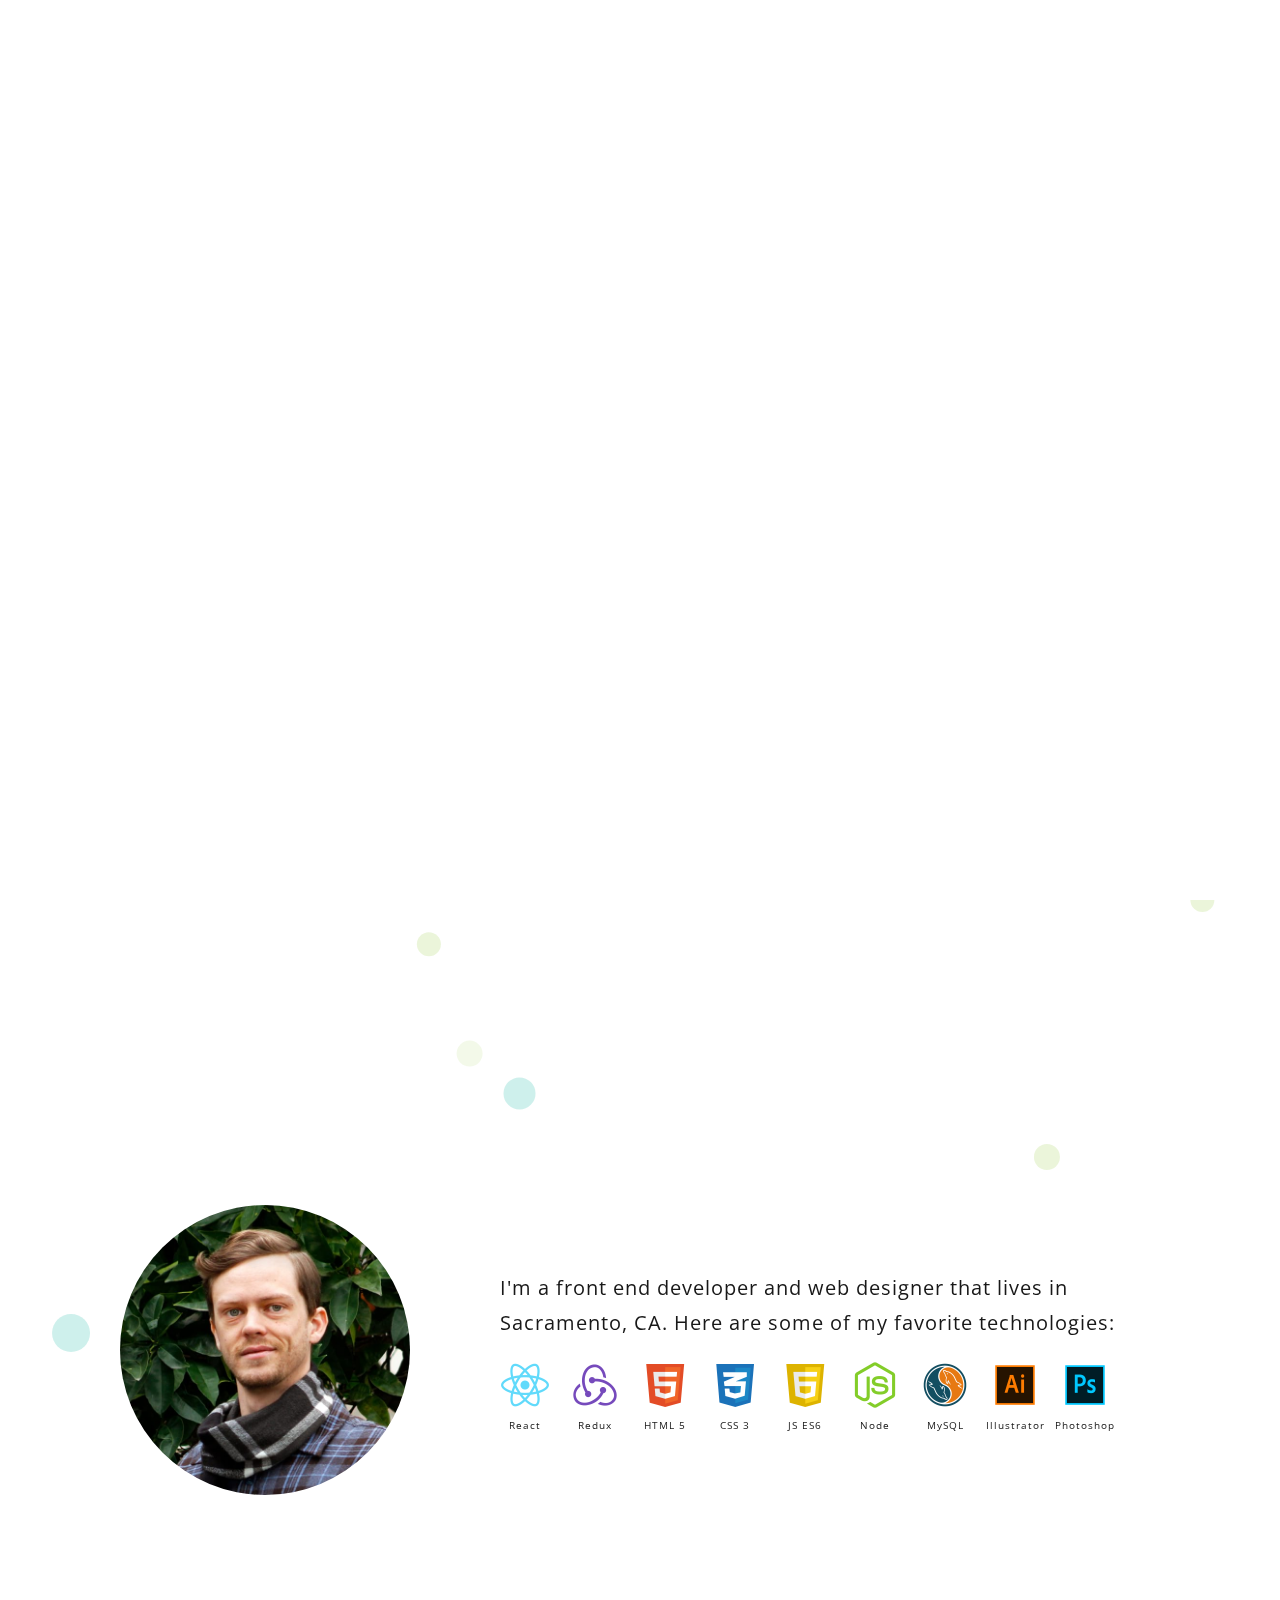
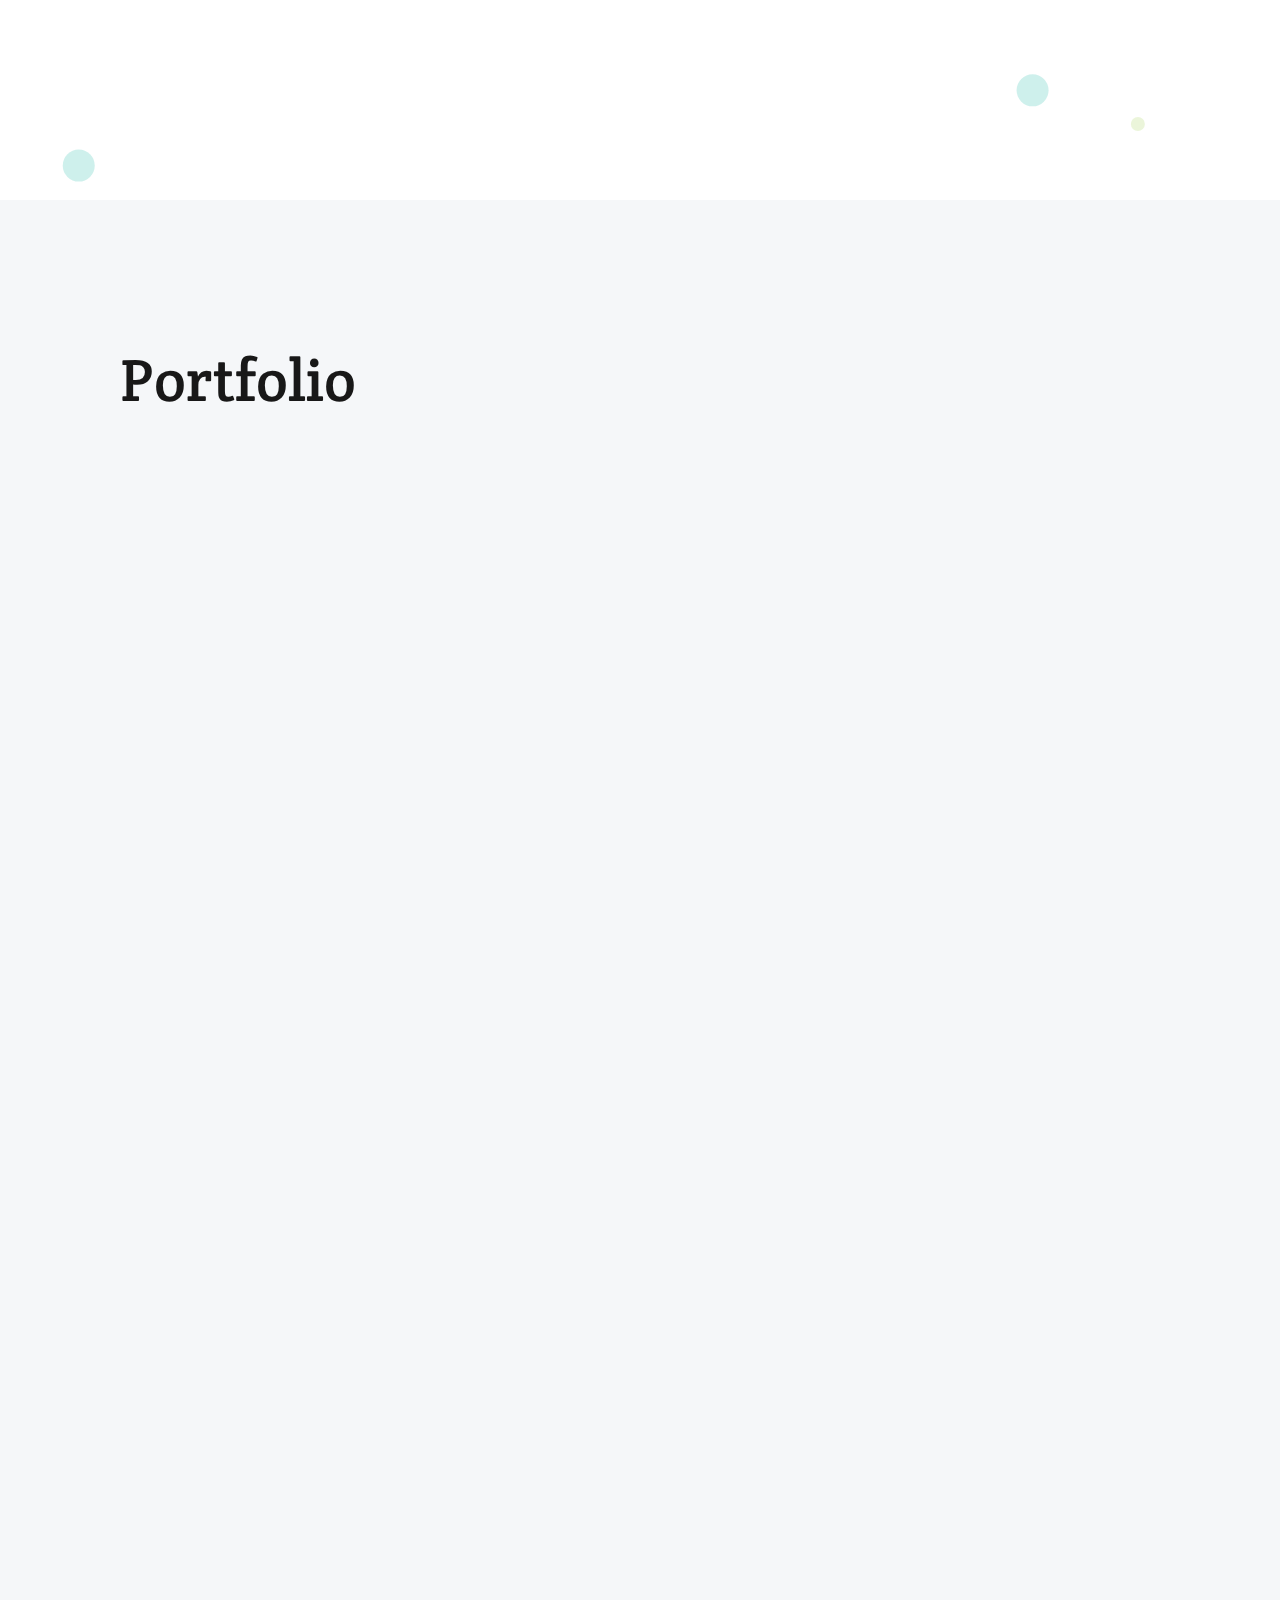
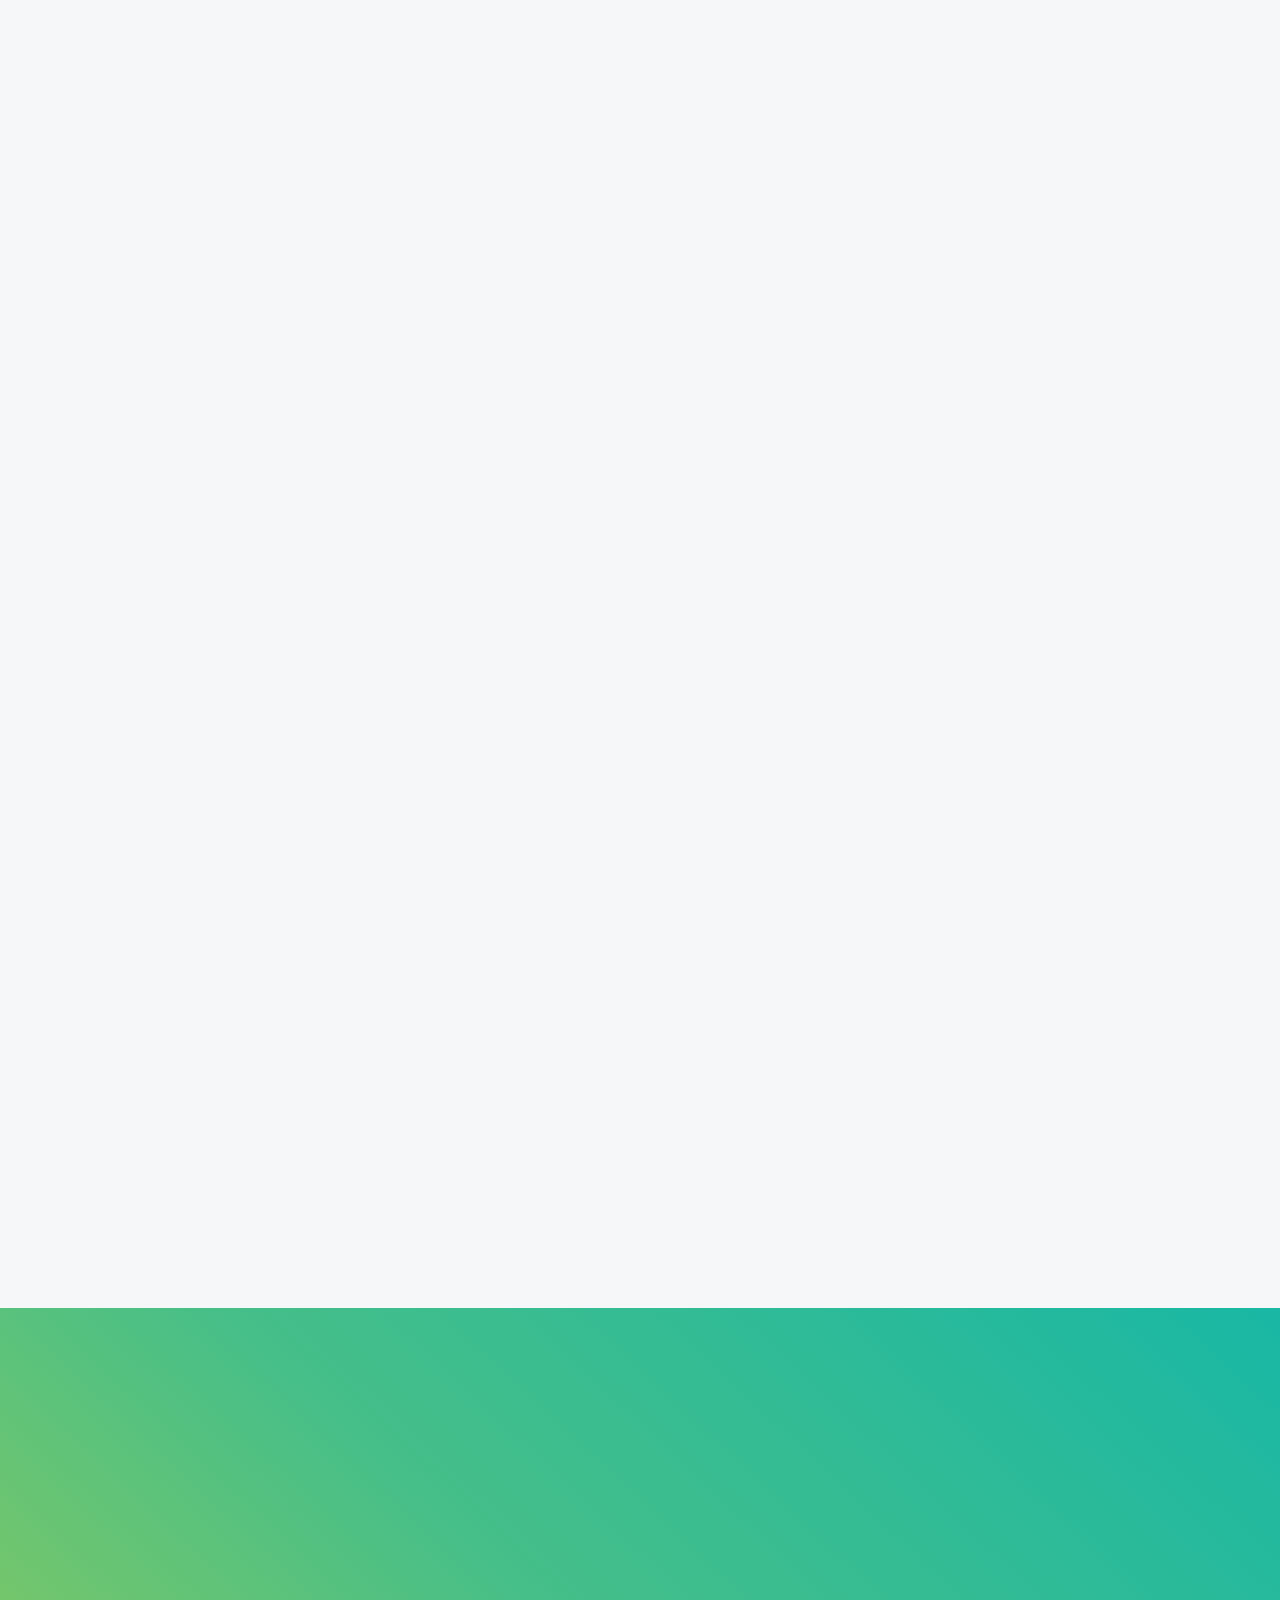
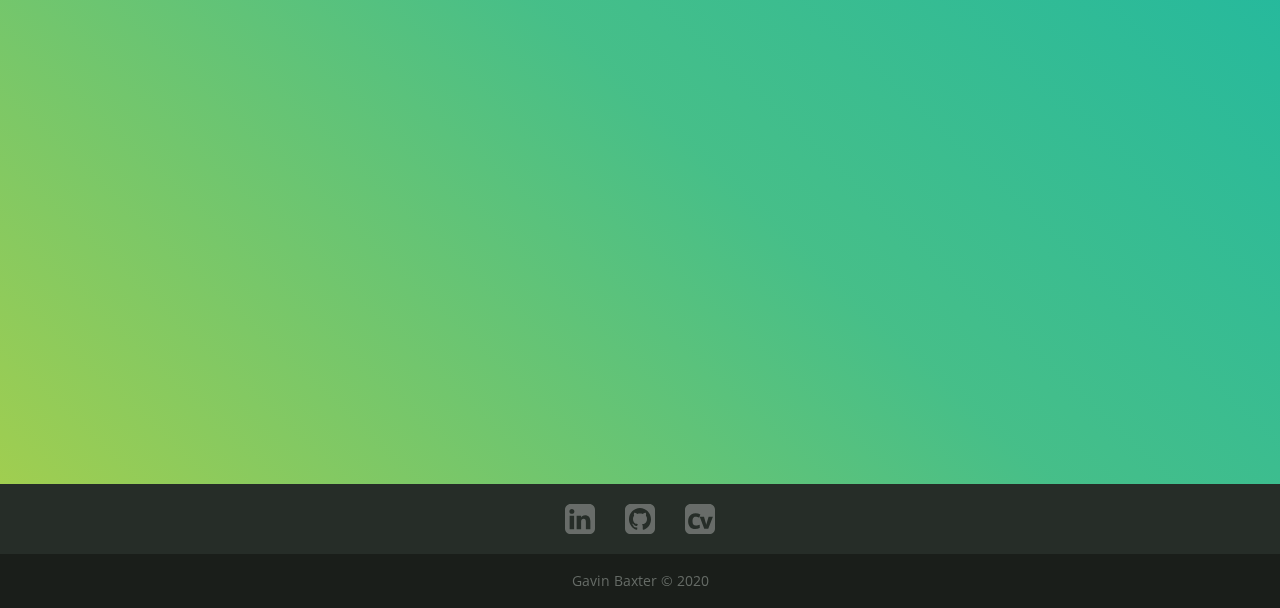
<file: index.html>
<!DOCTYPE html>
<html lang="en">

<head>
    <!-- Meta setup -->
    <meta charset="UTF-8" />
    <meta name="viewport" content="width=device-width, initial-scale=1.0" />
    <meta http-equiv="X-UA-Compatible" content="ie=edge" />

    <!-- Page information -->
    <title>Gavin Baxter • Front End Developer + Web Designer</title>
    <meta name="description" content="Gavin Baxter, front end developer and web designer working out of Sacramento, CA. Focused on front end beauty and back end functionality." />
    <meta name="author" content="Gavin Baxter, Front End Developer + Web Designer" />
    <meta name="copyright" content="Copyright owner Gavin Baxter 2020" />
    <meta name="keywords" content="HTML,CSS,JavaScript,Node,React,Redux,Express,Adobe Illustrator,Adobe Photoshop,front end,back end,Sacramento,design,full stack,graphic design" />
    <link rel="canonical" href="http://gavinbaxter.com" />
    <link rel="shortcut icon" href="./assets/images/favicon_green.png" />

    <!-- Style links -->
    <link href="https://fonts.googleapis.com/css?family=Crete+Round&display=swap" rel="stylesheet" />
    <link href="https://fonts.googleapis.com/css?family=Open+Sans:300,400,600,700,800&display=swap" rel="stylesheet" />
	<link rel="stylesheet" type="text/css" href="./assets/css/styles.css?ver=2.0.3" />
</head>

<body>

	<!-- White loader -->
	<div class="load-cover"></div>

	<!-- NAV HEADER -->
	<header class="flex-full flex-row header-class">
		<div class="flex-full flex-row header-inner">
			<div class="header-logo">
				<img alt="Gavin Baxter logo" width="40" src="./assets/images/logo_gb_square_svg.svg">
			</div>

			<!-- Desktop -->
			<div class="flex-full flex-row">
				<ul class="flex-full flex-row header-list">
					<li data-name="portfolio" class="nav-button">
						portfolio
						<div class="header-list-line"></div>
					</li>
					<li data-name="connect" class="nav-button">
						connect
						<div class="header-list-line-last"></div>
					</li>
				</ul>

				<div class="flex-full flex-row hamburger">
					<img alt="Mobile menu icon" src="./assets/images/hamburger_open.svg" width="45">
				</div>
			</div>
		</div>

		<!-- Mobile -->
		<ul class="flex-full flex-col hamburger-list">
			<li class="flex-full nav-button" data-name="portfolio">
				<p class="flex-full nav-button-fill">
					portfolio
				</p>
			</li>
			<li class="flex-full nav-button" data-name="connect">
				<p class="flex-full nav-button-fill">
					connect
				</p>
			</li>
			<li class="flex-full hamburger-x">
				<div class="flex-full nav-button-fill nav-transparent">
					<img alt="Mobile close menu icon" src="./assets/images/hamburger_x.svg" width="15" style="padding-top: 4px;">
				</div>
			</li>
		</ul>
	</header>
	<!-- NAV HEADER END-->


	<!-- SUPER HERO -->
	<section id="dot-container" class="flex-full flex-col hero-wrapper">

		<canvas></canvas>

		<!-- HERO TOP -->
		<div class="flex-full flex-row hero-top">

			<div class="flex-full flex-row hero-name">
				<div class="flex-full flex-col hero-hello">
					<p class="hero-hey-im">
						hey, I'm
					</p>
					<h1 class="hero-gavin-baxter crete">
						<span class="gb-desktop">Gavin Baxter</span>
						<span class="gb-mobile">Gavin<br>Baxter</span>
					</h1>
				</div>

				<p class="hero-webdev">
					front end developer<br>
					<span style="color: #00b09b; font-weight: 900; position: relative; top: 1px;">+</span> web designer
				</p>
			</div>
		</div>

		<!-- HERO BOT -->
		<div class="flex-full flex-col hero-bot">

			<div class="flex-full flex-row hero-profile">
				<div class="flex-full flex-col hero-profile-picture">
					<img alt="Gavin Baxter profile picture" src="./assets/images/face_sml.jpg">
				</div>

				<div class="hero-profile-text">
					<p class="hero-profile-p">
						I'm a front end developer and web designer that lives in Sacramento,&nbsp;CA. Here are some of my favorite technologies:
					</p>

					<div class="flex-full flex-row hero-technologies">
						<div class="flex-full flex-col hero-single-technology">
							<img alt="tech logo" src="./assets/images/icon_react.png">
							<p class="hero-image-tag">React</p>
						</div>
						<div class="flex-full flex-col hero-single-technology">
							<img alt="tech logo" src="./assets/images/icon_redux.png">
							<p class="hero-image-tag">Redux</p>
						</div>
						<div class="flex-full flex-col hero-single-technology">
							<img alt="tech logo" src="./assets/images/icon_html.png">
							<p class="hero-image-tag">HTML 5</p>
						</div>
						<div class="flex-full flex-col hero-single-technology">
							<img alt="tech logo" src="./assets/images/icon_css.png">
							<p class="hero-image-tag">CSS 3</p>
						</div>
						<div class="flex-full flex-col hero-single-technology">
							<img alt="tech logo" src="./assets/images/icon_js.png">
							<p class="hero-image-tag">JS ES6</p>
						</div>
						<div class="flex-full flex-col hero-single-technology">
							<img alt="tech logo" src="./assets/images/icon_node.png">
							<p class="hero-image-tag">Node</p>
						</div>
						<div class="flex-full flex-col hero-single-technology">
							<img alt="tech logo" src="./assets/images/icon_mysql.png">
							<p class="hero-image-tag">MySQL</p>
						</div>
						<div class="flex-full flex-col hero-single-technology">
							<img alt="tech logo" src="./assets/images/icon_ai.png">
							<p class="hero-image-tag">Illustrator</p>
						</div>
						<div class="flex-full flex-col hero-single-technology">
							<img alt="tech logo" src="./assets/images/icon_aps.png">
							<p class="hero-image-tag">Photoshop</p>
						</div>
					</div>
				</div>

			</div>
		</div>
	</section>
	<!-- SUPER HERO END -->


	<!-- PORTFOLIO START -->
	<section id="portfolio" class="flex-full flex-col portfolio-wrapper">
		<div class="flex-full flex-col portfolio">
			<h2 class="crete portfolio-tagline">Portfolio</h2>

			<!-- single project start -->
			<div data-sm class="flex-full flex-row port-project-container">

				<!-- info -->
				<div class="flex-full flex-col port-project-info">
					<div class="port-project-line"></div>
					<a class="flex-full flex-row port-project-mobile" target="_blank" href="https://gavinbaxter.com/moodyear.html">
						<img alt="mobile view" src="./assets/images/port_mobile-moodyear-1.png">
						<img alt="mobile view" src="./assets/images/port_mobile-moodyear-2.png">
						<img alt="mobile view" src="./assets/images/port_mobile-moodyear-3.png">
					</a>

					<!-- tech -->
					<div class="flex-full flex-col port-project-tech">
						<p class="port-project-tech-title">
							Technologies used:
						</p>

						<div class="flex-full flex-row port-project-tech-icon">
							<div style="position: relative;">
								<img class="icon-hover" alt="React tech icon" src="./assets/images/icon_react.png" width="25">
								<p class="icon-hover-tag">React&nbsp;Native</p>
							</div>
							<div style="position: relative;">
								<img class="icon-hover" alt="Redux tech icon" src="./assets/images/icon_redux.png" width="25">
								<p class="icon-hover-tag">Redux</p>
							</div>
							<div style="position: relative;">
								<img class="icon-hover" alt="JavaScript ES6 tech icon" src="./assets/images/icon_js.png" width="25">
								<p class="icon-hover-tag">JavaScript&nbsp;ES6</p>
							</div>
							<div style="position: relative;">
								<img class="icon-hover" alt="Firebase tech icon" src="./assets/images/icon_firebase.png" width="25">
								<p class="icon-hover-tag">Firebase</p>
							</div>
							<div style="position: relative;">
								<img class="icon-hover" alt="Illustrator tech icon" src="./assets/images/icon_ai.png" width="25">
								<p class="icon-hover-tag">Illustrator</p>
							</div>
						</div>
					</div>
				</div>

				<!-- description -->
				<div class="flex-full flex-col port-project-text">
					<p class="port-project-title">
						<a target="_blank" href="https://gavinbaxter.com/moodyear.html">MoodYear iOS App</a>
					</p>

					<!-- github -->
					<a target="_blank" href="https://github.com/gavbax99/MoodYear" class="port-view-on-github">
						GitHub <img alt="GitHub logo" src="./assets/images/logo_github-white.svg" style="display: inline; margin-left: 6px" width="16" />
					</a>

					<p class="port-project-tags">11/2020</p>
					<p class="port-project-description">
						MoodYear is a simple, beautiful and meaningful mood tracking and journaling application published to the iOS App Store. Currently under Apple review.
						<br><br>
						Built with React Native and JS ES6; Redux implemented for state management. Firebase utilized for its authentication and database.
					</p>
				</div>
			</div>
			<!-- single project end -->


			<!-- single project start -->
			<div data-sm class="flex-full flex-row port-project-container">

				<!-- info -->
				<div class="flex-full flex-col port-project-info">
					<div class="port-project-line"></div>
					<a class="port-project-image" target="_blank" href="http://www.playaroundme.com">
						<img alt="PlayAroundMe Calculator project image" src="./assets/images/port_pam.png" width="100%">
					</a>

					<!-- tech -->
					<div class="flex-full flex-col port-project-tech">
						<p class="port-project-tech-title">
							Technologies used:
						</p>

						<div class="flex-full flex-row port-project-tech-icon">
							<div style="position: relative;">
								<img class="icon-hover" alt="React tech icon" src="./assets/images/icon_react.png" width="25">
								<p class="icon-hover-tag">React</p>
							</div>
							<div style="position: relative;">
								<img class="icon-hover" alt="Redux tech icon" src="./assets/images/icon_redux.png" width="25">
								<p class="icon-hover-tag">Redux</p>
							</div>
							<div style="position: relative;">
								<img class="icon-hover" alt="tech icon" src="./assets/images/icon_html_css_js.png" width="25">
								<p class="icon-hover-tag">HTML/CSS/JS</p>
							</div>
							<div style="position: relative;">
								<img class="icon-hover" alt="Illustrator tech icon" src="./assets/images/icon_ai.png" width="25">
								<p class="icon-hover-tag">Illustrator</p>
							</div>
							<div style="position: relative;">
								<img class="icon-hover" alt="Scryfall API tech icon" src="./assets/images/icon_scryfall.png" width="25">
								<p class="icon-hover-tag">Scryfall&nbsp;API</p>
							</div>
						</div>
					</div>
				</div>

				<!-- description -->
				<div class="flex-full flex-col port-project-text">
					<p class="port-project-title">
						<a target="_blank" href="http://www.playaroundme.com">PlayAroundMe Calculator</a>
					</p>

					<!-- github -->
					<a target="_blank" href="https://github.com/gavbax99/PlayAroundMe" class="port-view-on-github">
						GitHub <img alt="GitHub logo" src="./assets/images/logo_github-white.svg" style="display: inline; margin-left: 6px" width="16" />
					</a>
					
					<p class="port-project-tags">8/2020</p>
					<p class="port-project-description">
						PlayAroundMe Calculator is a tool used to better learn new Magic: the Gathering cards as you play in Limited format events. The application calculates all permutations of resources your opponent has available and returns a list of cards they could potentially have in-hand so that you may "play around" those cards.
						<br><br>
						Built with React, HTML, CSS, and JS ES6; Redux implemented for state management. <a target="_blank" class="text-link" href="https://scryfall.com/docs/api">Scryfall API</a> utilized to populate new sets.
					</p>
				</div>
			</div>
			<!-- single project end -->


			<!-- single project start -->
			<div data-sm class="flex-full flex-row port-project-container">

				<!-- info -->
				<div class="flex-full flex-col port-project-info">
					<div class="port-project-line"></div>
					<a class="port-project-image" target="_blank" href="http://bigbrothercomics.com">
						<img alt="Big Brother Comics project image" src="./assets/images/port_bb.png" width="100%">
					</a>

					<!-- tech -->
					<div class="flex-full flex-col port-project-tech">
						<p class="port-project-tech-title">
							Technologies used:
						</p>

						<div class="flex-full flex-row port-project-tech-icon">
							<div style="position: relative;">
								<img class="icon-hover" alt="HTML/CSS/JS tech icon" src="./assets/images/icon_html_css_js.png" width="25">
								<p class="icon-hover-tag">HTML/CSS/JS</p>
							</div>
							<div style="position: relative;">
								<img class="icon-hover" alt="Node tech icon" src="./assets/images/icon_node.png" width="25">
								<p class="icon-hover-tag">Node</p>
							</div>
							<div style="position: relative;">
								<img class="icon-hover" alt="MySQL tech icon" src="./assets/images/icon_mysql.png" width="25">
								<p class="icon-hover-tag">MySQL</p>
							</div>
							<div style="position: relative;">
								<img class="icon-hover" alt="Illustrator tech icon" src="./assets/images/icon_ai.png" width="25">
								<p class="icon-hover-tag">Illustrator</p>
							</div>
							<div style="position: relative;">
								<img class="icon-hover" alt="Photoshop tech icon" src="./assets/images/icon_aps.png" width="25">
								<p class="icon-hover-tag">Photoshop</p>
							</div>
						</div>
					</div>
				</div>

				<!-- description -->
				<div class="flex-full flex-col port-project-text">
					<p class="port-project-title">
						<a target="_blank" href="https://bigbrothercomics.com/">Big Brother Comics</a>
					</p>

					<p class="port-project-tags">7/2020</p>
					<p class="port-project-description">
						Kenny, the owner of Big Brother Comics, had grown beyond the bland and bloated website he had been previously using. He wanted a website that was cleaner, faster, more on-brand, and most importantly one that was responsive for mobile devices. Kenny also wanted a bulletin board that his emploeeys could update; I implemented a simple and secure admin portal for his employees to write bulletins that would post to a MySQL database through Node and Express.
						<br><br>
						Built with HTML, CSS, JS, Node, and MySQL for bulletin entries.
					</p>
				</div>
			</div>
			<!-- single project end -->


			<!-- single project start -->
			<div data-sm class="flex-full flex-row port-project-container">

				<!-- info -->
				<div class="flex-full flex-col port-project-info">
					<div class="port-project-line"></div>
					<a class="port-project-image" target="_blank" href="http://socksanta.org">
						<img alt="Sock Santa project image" src="./assets/images/port_socksanta.png" width="100%">
					</a>

					<!-- tech -->
					<div class="flex-full flex-col port-project-tech">
						<p class="port-project-tech-title">
							Technologies used:
						</p>

						<div class="flex-full flex-row port-project-tech-icon">
							<div style="position: relative;">
								<img class="icon-hover" alt="HTML/CSS/JS tech icon" src="./assets/images/icon_html_css_js.png" width="25">
								<p class="icon-hover-tag">HTML/CSS/JS</p>
							</div>
							<div style="position: relative;">
								<img class="icon-hover" alt="Illustrator tech icon" src="./assets/images/icon_ai.png" width="25">
								<p class="icon-hover-tag">Illustrator</p>
							</div>
							<div style="position: relative;">
								<img class="icon-hover" alt="Photoshop tech icon" src="./assets/images/icon_aps.png" width="25">
								<p class="icon-hover-tag">Photoshop</p>
							</div>
						</div>
					</div>
				</div>

				<!-- description -->
				<div class="flex-full flex-col port-project-text">
					<p class="port-project-title">
						<a target="_blank" href="http://socksanta.org">Sock Santa</a>
					</p>

					<p class="port-project-tags">11/2019</p>
					<p class="port-project-description">
						In winter 2019 I ran a sock drive to raise socks for the homeless community in Sacramento. With the help of many generous contributors I raised 224 new and like-new pairs of socks and handed them out to the homeless on Christmas day.
						<br><br>
						Built with plain ol' HTML, CSS, and JS.
					</p>
				</div>
			</div>
			<!-- single project end -->

			
			<!-- single project start -->
			<div data-sm class="flex-full flex-row port-project-container">

				<!-- info -->
				<div class="flex-full flex-col port-project-info">
					<div class="port-project-line"></div>
					<a class="port-project-image" target="_blank" href="./assets/images/epic-full.jpg">
						<img alt="Epic2019 project image" src="./assets/images/port_epic.png" width="100%">
					</a>

					<!-- tech -->
					<div class="flex-full flex-col port-project-tech">
						<p class="port-project-tech-title">
							Technologies used:
						</p>

						<div class="flex-full flex-row port-project-tech-icon">
							<div style="position: relative;">
								<img class="icon-hover" alt="HTML/CSS/JS tech icon" src="./assets/images/icon_html_css_js.png" width="25">
								<p class="icon-hover-tag">HTML/CSS/JS</p>
							</div>
							<div style="position: relative;">
								<img class="icon-hover" alt="WordPresstech icon" src="./assets/images/icon_wordpress.png" width="25">
								<p class="icon-hover-tag">WordPress</p>
							</div>
							<div style="position: relative;">
								<img class="icon-hover" alt="Illustrator tech icon" src="./assets/images/icon_ai.png" width="25">
								<p class="icon-hover-tag">Illustrator</p>
							</div>
							<div style="position: relative;">
								<img class="icon-hover" alt="Photoshop tech icon" src="./assets/images/icon_aps.png" width="25">
								<p class="icon-hover-tag">Photoshop</p>
							</div>
						</div>
					</div>
				</div>

				<!-- description -->
				<div class="flex-full flex-col port-project-text">
					<p class="port-project-title">
						<a target="_blank" href="./assets/images/epic-full.jpg">EPIC2019</a>
					</p>

					<p class="port-project-tags">3/2019</p>
					<p class="port-project-description">
						The Electric &amp; Gas Industries Association (EGIA) hosts a large annual conference in Las Vegas to bring together industry experts and their members for the "Ultimate Educational Experience for Contractors."
						<br><br>
						Built with HTML, CSS, JS, and WordPress for page management. The event page is no longer live; <a target="_blank" class="text-link" href="./assets/images/epic-full.jpg">click here to view a full page screenshot.</a>
					</p>
				</div>
			</div>
			<!-- single project end -->


			<!-- single project start -->
			<div data-sm class="flex-full flex-row port-project-container">

				<!-- info -->
				<div class="flex-full flex-col port-project-info">
					<div class="port-project-line"></div>
					<a class="flex-full flex-row port-project-mobile" target="_blank" href="https://ultimate-luchador.herokuapp.com/">
						<img alt="Ultimate Luchador mobile view 1" src="./assets/images/port_mobile-luchador-1.png">
						<img alt="Ultimate Luchador mobile view 2" src="./assets/images/port_mobile-luchador-2.png">
						<img alt="Ultimate Luchador mobile view 3" src="./assets/images/port_mobile-luchador-3.png">
					</a>

					<!-- tech -->
					<div class="flex-full flex-col port-project-tech">
						<p class="port-project-tech-title">
							Technologies used:
						</p>

						<div class="flex-full flex-row port-project-tech-icon">
							<div style="position: relative;">
								<img class="icon-hover" alt="React tech icon" src="./assets/images/icon_react.png" width="25">
								<p class="icon-hover-tag">React</p>
							</div>
							<div style="position: relative;">
								<img class="icon-hover" alt="Redux tech icon" src="./assets/images/icon_redux.png" width="25">
								<p class="icon-hover-tag">Redux</p>
							</div>
							<div style="position: relative;">
								<img class="icon-hover" alt="HTML/CSS/JS tech icon" src="./assets/images/icon_html_css_js.png" width="25">
								<p class="icon-hover-tag">HTML/CSS/JS</p>
							</div>
							<div style="position: relative;">
								<img class="icon-hover" alt="Node tech icon" src="./assets/images/icon_node.png" width="25">
								<p class="icon-hover-tag">Node</p>
							</div>
							<div style="position: relative;">
								<img class="icon-hover" alt="MySQLtech icon" src="./assets/images/icon_mysql.png" width="25">
								<p class="icon-hover-tag">MySQL</p>
							</div>
							<div style="position: relative;">
								<img class="icon-hover" alt="Firebase tech icon" src="./assets/images/icon_firebase.png" width="25">
								<p class="icon-hover-tag">Firebase</p>
							</div>
						</div>
					</div>
				</div>

				<!-- description -->
				<div class="flex-full flex-col port-project-text">
					<p class="port-project-title">
						<a target="_blank" href="https://ultimate-luchador.herokuapp.com/">Ultimate Luchador</a>
					</p>

					<p class="port-project-tags">11/2018</p>
					<p class="port-project-description">
						A React browser game with mobile playability in mind. I was the lead graphic designer, game designer, and developer for this project. Ultimate Luchador is a text-based, player-vs-player RPG. You begin your journey as a rookie and raise your Fame level to become the Ultimate Luchador.
						<br><br>
						Built on a SERN stack &ndash; MySQL, Express, React, and Node. We utilized Redux for easier access to our game data. Firebase utilized for authentication.
					</p>
				</div>
			</div>
			<!-- single project end -->
		
		</div>
	</section>
	<!-- PORTFOLIO END -->


	<!-- FOOTER START -->
	<footer id="connect" class="flex-full flex-col footer-class">

		<!-- Connect color text -->
		<div class="flex-full flex-col footer-connect">
			<div data-sm class="flex-full flex-col">
				<h2 class="footer-connect-tagline crete">
					Let's connect
				</h2>
				<p class="footer-connect-text">
					I'm interested in web development and growing your brand. Reach out to me on any of the platforms&nbsp;below.
				</p>
				<p class="footer-connect-email">
					<a href="mailto:hello@gavinbaxter.com">
						<img alt="email icon" src="./assets/images/icon_mail.svg" width="28" style="padding-right: 10px; display: inline;">hello@gavinbaxter.com
					</a>
				</p>
			</div>
		</div>

		<!-- Contact icons -->
		<div class="flex-full flex-row footer-icons">
				<div class="footer-icon-container">
				<a target="_blank" href="https://www.linkedin.com/in/gavinbaxter99/">
					<img class="footer-contact-icon" alt="Linkedin logo" src="./assets/images/icon_linkedin.svg">
				</a>
			</div>
				<div class="footer-icon-container">
				<a target="_blank" href="https://github.com/gavbax99">
					<img class="footer-contact-icon" alt="GitHub logo" src="./assets/images/icon_gh.svg">
				</a>
			</div>
			<div class="footer-icon-container">
				<a target="_blank" href="./assets/docs/baxter_resume_scrubbed.pdf">
					<img class="footer-contact-icon" alt="CV logo" src="./assets/images/icon_cv.svg">
				</a>
			</div>
		</div>

		<!-- Copyright -->
		<p class="flex-full flex-row footer-bottom">
			Gavin Baxter ©&nbsp;2020
		</p>

	</footer>
	<!-- FOOTER END -->


    <!-- Javascript links -->
    <script src="https://ajax.googleapis.com/ajax/libs/jquery/3.3.1/jquery.min.js"></script>
    <script src="./assets/js/main.js?ver=2.0.3"></script>
    <script src="./assets/js/simple_motion.js?ver=2.0.3"></script>
	<script src="./assets/js/dot.js"></script>
	
</body>
</html>
</file>
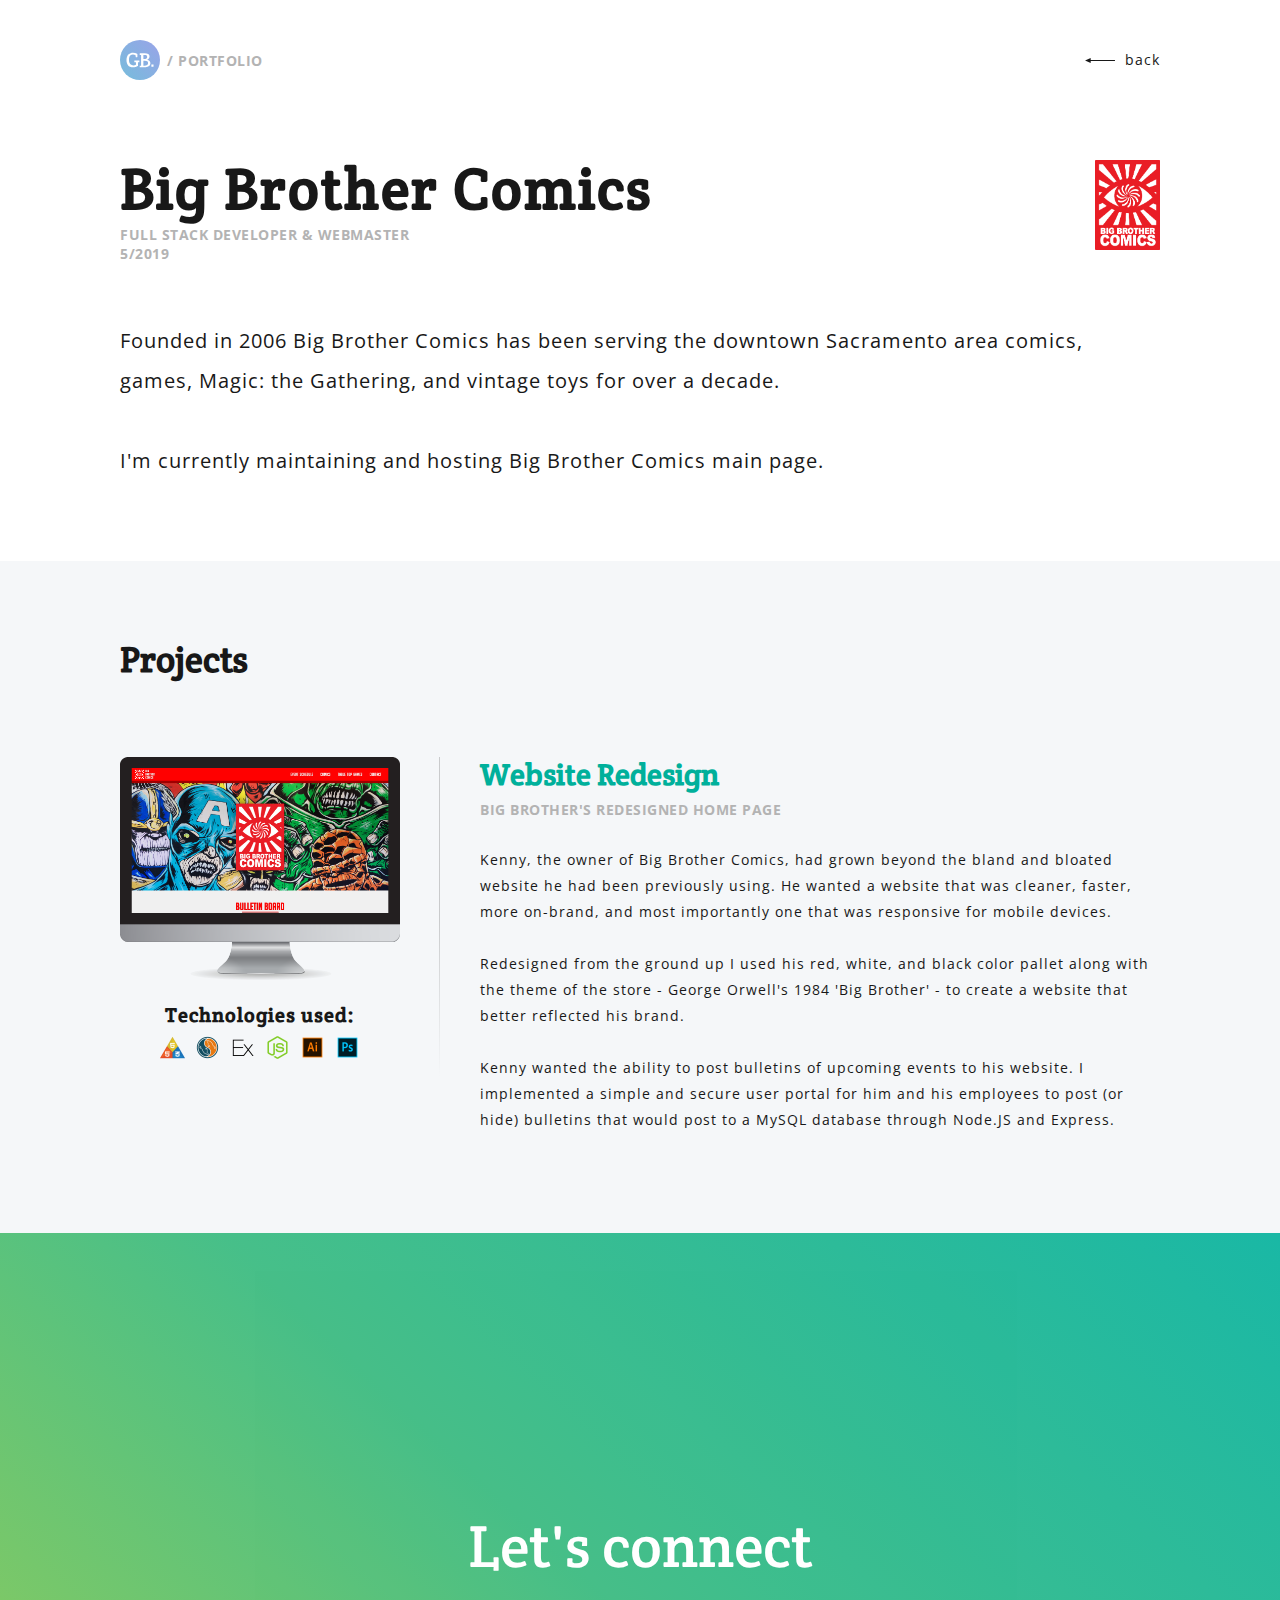
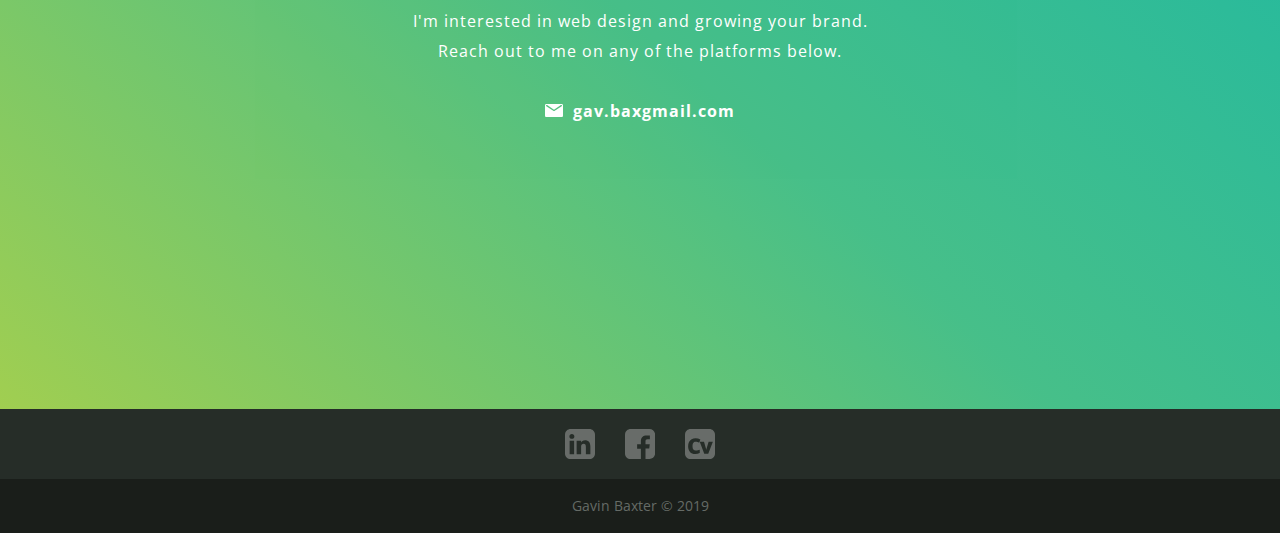
<file: bigbrothercomics.html>
<!DOCTYPE html>
<html lang="en">

<head>
    <!-- Meta setup -->
    <meta charset="UTF-8">
    <meta name="viewport" content="width=device-width, initial-scale=1.0">
    <meta http-equiv="X-UA-Compatible" content="ie=edge">

    <!-- Page information -->
    <title>Gavin Baxter | Portfolio</title>
    <meta name="description" content="Gavin Baxter, full stack web designer and developer working out of Sacramento, CA. Focused on front-end beauty and back-end functionality.">
    <meta name="author" content="Gavin Baxter, Web Designer + Developer">
    <meta name="copyright" content="Copyright owner Gavin Baxter 2019" />
    <meta name="keywords" content="HTML,CSS,JavaScript,Node.js,React.js,Express,Adobe Illustrator,Adobe Photoshop,front-end,back-end,Sacramento">
    <link rel="canonical" href="http://gavinbaxter.com" />
    <link rel="shortcut icon" href="./assets/images/favicon_green.png" />

    <!-- Style links -->
    <link rel="stylesheet" href="https://use.fontawesome.com/releases/v5.6.3/css/all.css" integrity="sha384-UHRtZLI+pbxtHCWp1t77Bi1L4ZtiqrqD80Kn4Z8NTSRyMA2Fd33n5dQ8lWUE00s/" crossorigin="anonymous">
    <link href="https://fonts.googleapis.com/css?family=Crete+Round&display=swap" rel="stylesheet">
    <link href="https://fonts.googleapis.com/css?family=Open+Sans:300,400,600,700,800&display=swap" rel="stylesheet">
    <link rel="stylesheet" type="text/css" href="./assets/css/styles.css" />
    <link rel="stylesheet" type="text/css" href="./assets/css/portfolio.css" />
</head>

<body>

    <div id="wrapper">

        <!-- HEADER -->
        <header class="flex-full flex-row port-header-class">
            <div class="flex-full flex-row port-header-inner">
                <div class="flex-full flex-row header-logo">
                    <img alt="Gavin Baxter logo" width="40" src="./assets/images/logo_gb_square_svg.svg">
                    <span>/&nbsp;PORTFOLIO</span>
                </div>

                <div class="flex-full flex-row">
                    <ul class="flex-full flex-row header-list">
                        <a href="./index.html">
                            <li><img alt="back arrow" src="./assets/images/back_arrow.svg" width="40" style="display: inline; padding-right: 10px; padding-bottom: 2px;">back</li>
                        </a>    
                    </ul>
                </div>
            </div>
        </header>
        <!-- HEADER END-->


        <!-- TITLE -->
        <section class="flex-full flex-row port-title-wrapper">
            <div class="flex-full flex-row port-title-inner">
                <div class="flex-full flex-col port-title-container">
                    <div class="port-title crete">
                        Big Brother Comics
                    </div>
                    <div class="port-tagline" style="padding-bottom: 5px;">
                        FULL STACK DEVELOPER &amp; WEBMASTER
                    </div>
                    <div class="port-tagline">
                        5/2019
                    </div>
                </div>

                <div class="port-logo">
                    <img alt="logo" src="./assets/images/logo_bb_red.png" width="65">
                </div>
            </div>
        </section>
        <!-- TITLE END -->


        <!-- DESCRIPTION -->
        <section class="flex-full flex-row port-desc-wrapper">
            <div class="flex-full flex-row port-desc-inner">
                Founded in 2006 Big Brother Comics has been serving the downtown Sacramento area comics, games, Magic: the Gathering, and vintage toys for over a decade. 
                <br><br>
                I'm currently maintaining and hosting Big Brother Comics main page.
            </div>
        </section>
        <!-- DESCRIPTION END -->


        <!-- PROJECTS -->
        <section class="flex-full flex-col port-projects-wrapper">
            <div class="flex-full flex-col port-projects-inner">
                
                <div class="flex-full flex-row port-headline crete">
                    Projects
                </div>

                <!-- single project start -->
                <div class="flex-full flex-row port-project-container">

                    <!-- info -->
                    <div class="flex-full flex-col port-project-info">

                        <div class="port-project-line"></div>

                        <div class="port-project-image">
                            <a target="_blank" href="http://bigbrothercomics.com">
                                <img alt="project image" src="./assets/images/port_bb.png" width="100%">
                            </a>
                        </div>

                        <!-- buttons -->
                        <!-- <div class="flex-full flex-row port-project-buttons">
                            <a target="_blank" href="http://www.bigbrothercomics.com">
                                <div class="port-project-button-single">
                                    view live
                                </div>
                            </a>
                        </div> -->

                        <!-- tech -->
                        <div class="flex-full flex-col port-project-tech">
                            <div class="port-project-tech-title crete">
                                Technologies used:
                            </div>

                            <div class="flex-full flex-row port-project-tech-icon">
                                <img alt="tech icon" src="./assets/images/icon_html_css_js.png" width="25">
                                <img alt="tech icon" src="./assets/images/icon_mysql.png" width="25">
                                <img alt="tech icon" src="./assets/images/icon_express.png" width="25">
                                <img alt="tech icon" src="./assets/images/icon_node.png" width="25">
                                <img alt="tech icon" src="./assets/images/icon_ai.png" width="25">
                                <img alt="tech icon" src="./assets/images/icon_aps.png" width="25">
                            </div>

                        </div>
                    </div>

                    <!-- description -->
                    <div class="flex-full flex-col port-project-text">
                            <a target="_blank" href="https://bigbrothercomics.com/"><div class="port-project-title crete">Website Redesign</div></a>
                            <div class="port-project-tags">BIG BROTHER'S REDESIGNED HOME PAGE</div>
                        <div class="port-project-description">
                            Kenny, the owner of Big Brother Comics, had grown beyond the bland and bloated website he had been previously using. He wanted a website that was cleaner, faster, more on-brand, and most importantly one that was responsive for mobile devices.
                            <br><br>
                            Redesigned from the ground up I used his red, white, and black color pallet along with the theme of the store - George Orwell's 1984 'Big Brother' - to create a website that better reflected his brand.
                            <br><br>
                            Kenny wanted the ability to post bulletins of upcoming events to his website. I implemented a simple and secure user portal for him and his employees to post (or hide) bulletins that would post to a MySQL database through Node.JS and Express.
                        </div>
                    </div>
                </div>
                <!-- single project end -->

            </div>
        </section>


        <!-- FOOTER START -->
        <footer id="connect" class="flex-full flex-col footer-class">

            <div class="flex-full flex-col footer-connect">
                <div class="footer-connect-tagline crete">
                    Let's connect
                </div>
                <div class="footer-connect-text">
                    I'm interested in web design and growing your brand. Reach out to me on any of the platforms below.
                </div>
                <div class="footer-connect-email">
                    <a href="mailto:hello@gavinbaxter.com"><img alt="mail icon" src="./assets/images/icon_mail.svg" width="28" style="padding-right: 10px; display: inline;">gav.bax<i class="fas fa-at"></i>gmail.com</a>
                </div>
            </div>

            <div class="flex-full flex-row footer-icons">

                 <div class="footer-icon-container">
                    <a target="_blank" href="https://www.linkedin.com/in/gavinbaxter99/">
                        <img class="footer-contact-icon" alt="Linkedin logo" src="./assets/images/icon_linkedin.svg">
                    </a>
                </div>

                 <!-- <div class="footer-icon-container">
                    <a target="_blank" href="https://github.com/gavbax99">
                        <img class="footer-contact-icon" alt="GitHub logo" src="./assets/images/icon_gh.svg">
                    </a>
                </div> -->

                 <div class="footer-icon-container">
                    <a target="_blank" href="https://www.facebook.com/gavinbaxter916">
                        <img class="footer-contact-icon" alt="Facebook logo" src="./assets/images/icon_fb.svg">
                    </a>
                </div>

                 <div class="footer-icon-container">
                    <a target="_blank" href="./assets/docs/baxter-resume.pdf">
                        <img class="footer-contact-icon" alt="CV logo" src="./assets/images/icon_cv.svg">
                    </a>
                </div>

            </div>

            <div class="flex-full flex-row footer-bottom">
                Gavin Baxter © 2019 
            </div>

        </footer>
        <!-- FOOTER END -->
            

    </div>

    <!-- Javascript links -->
    <script src="https://ajax.googleapis.com/ajax/libs/jquery/3.3.1/jquery.min.js"></script>
    <script src="./assets/js/underscore.js"></script>
    <script src="./assets/js/main.js"></script>

</body>

</html>
</file>
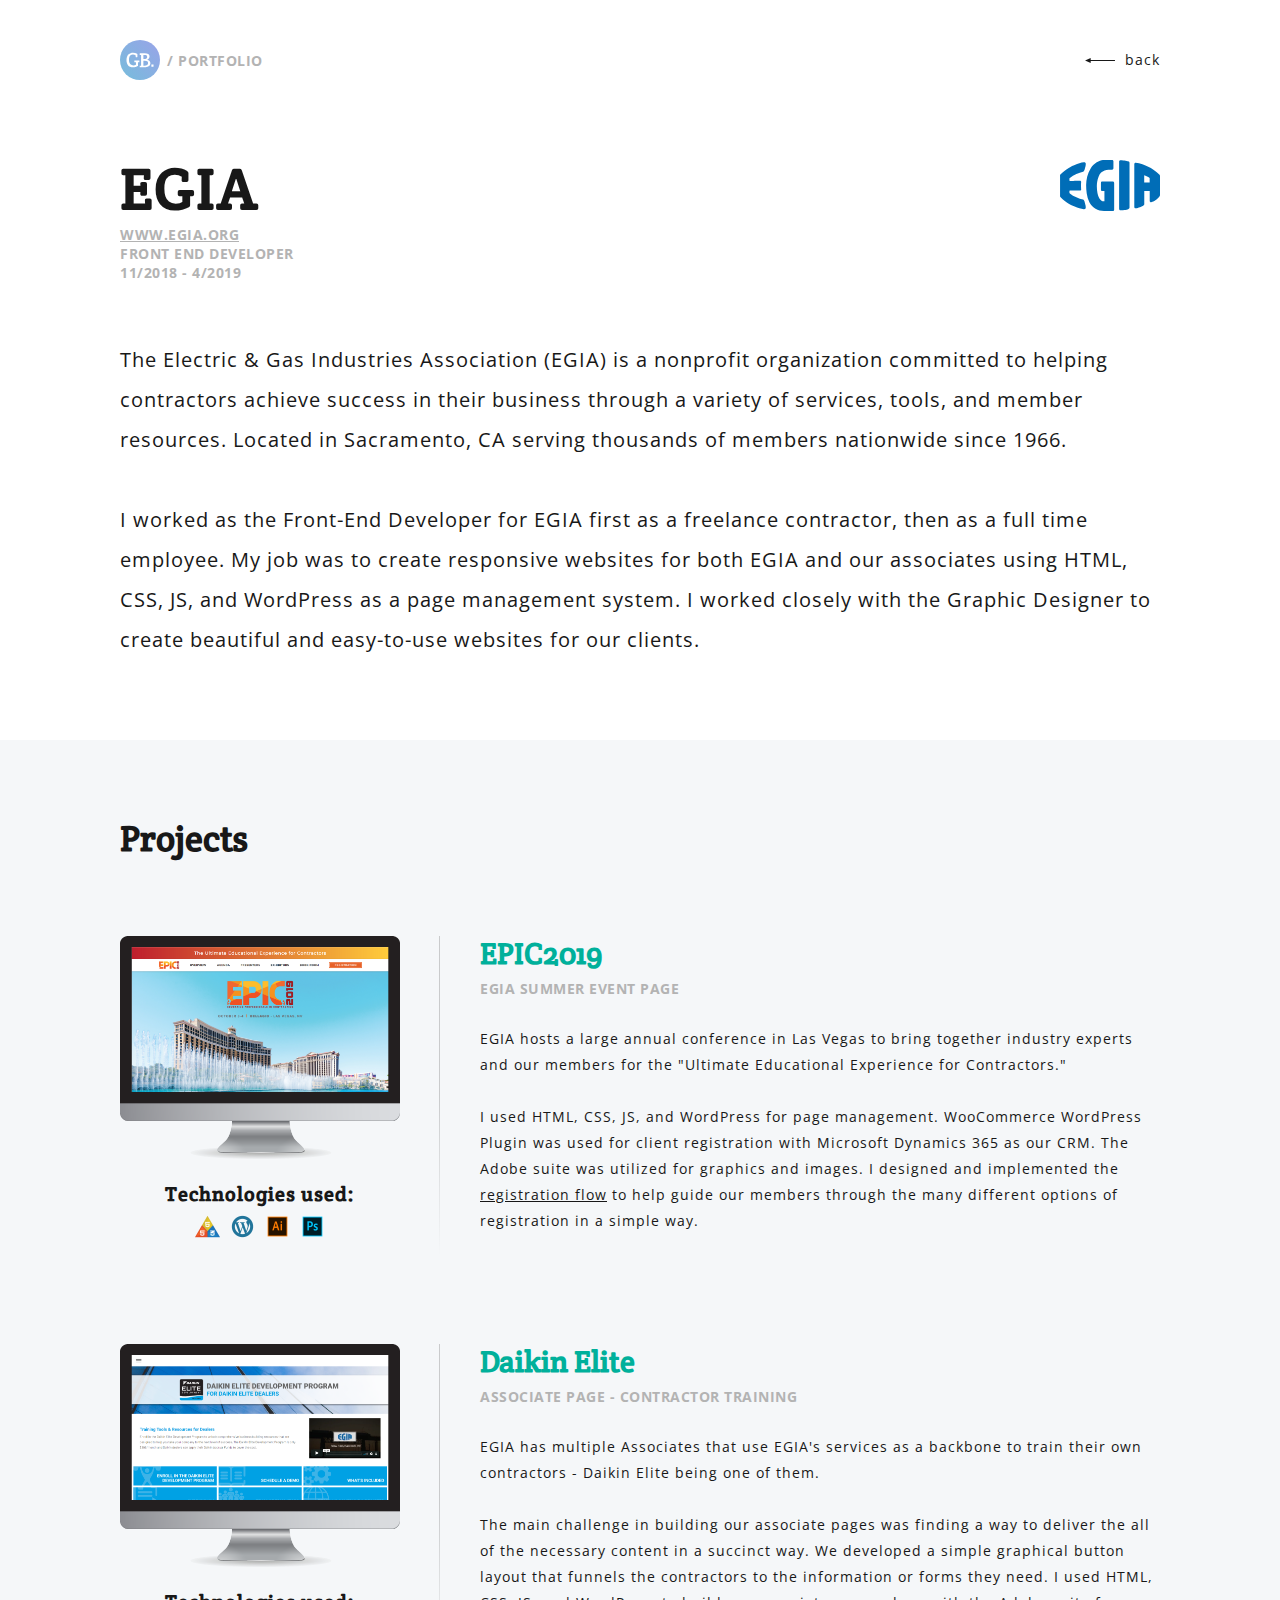
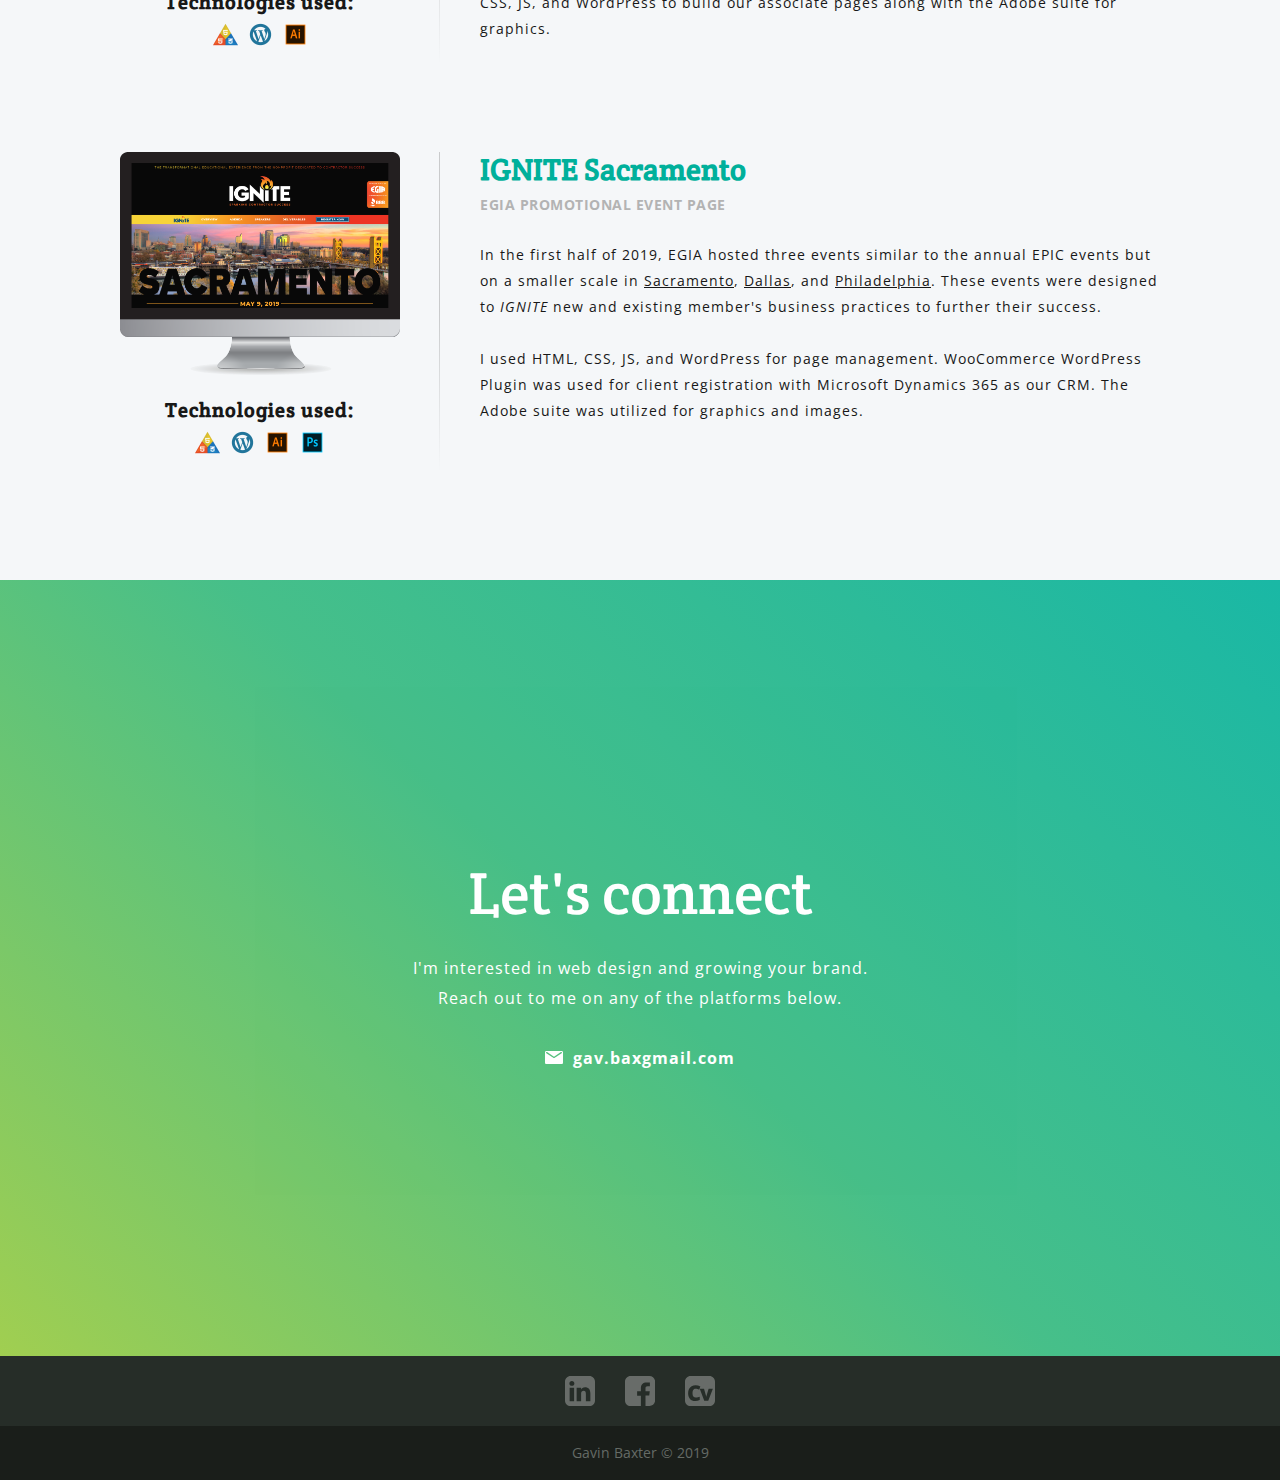
<file: egia.html>
<!DOCTYPE html>
<html lang="en">

<head>
    <!-- Meta setup -->
    <meta charset="UTF-8">
    <meta name="viewport" content="width=device-width, initial-scale=1.0">
    <meta http-equiv="X-UA-Compatible" content="ie=edge">

    <!-- Page information -->
    <title>Gavin Baxter | Portfolio</title>
    <meta name="description" content="Gavin Baxter, full stack web designer and developer working out of Sacramento, CA. Focused on front-end beauty and back-end functionality.">
    <meta name="author" content="Gavin Baxter, Web Designer + Developer">
    <meta name="copyright" content="Copyright owner Gavin Baxter 2019" />
    <meta name="keywords" content="HTML,CSS,JavaScript,Node.js,React.js,Express,Adobe Illustrator,Adobe Photoshop,front-end,back-end,Sacramento">
    <link rel="canonical" href="http://gavinbaxter.com" />
    <link rel="shortcut icon" href="./assets/images/favicon_green.png" />

    <!-- Style links -->
    <link rel="stylesheet" href="https://use.fontawesome.com/releases/v5.6.3/css/all.css" integrity="sha384-UHRtZLI+pbxtHCWp1t77Bi1L4ZtiqrqD80Kn4Z8NTSRyMA2Fd33n5dQ8lWUE00s/" crossorigin="anonymous">
    <link href="https://fonts.googleapis.com/css?family=Crete+Round&display=swap" rel="stylesheet">
    <link href="https://fonts.googleapis.com/css?family=Open+Sans:300,400,600,700,800&display=swap" rel="stylesheet">
    <link rel="stylesheet" type="text/css" href="./assets/css/styles.css" />
    <link rel="stylesheet" type="text/css" href="./assets/css/portfolio.css" />
</head>

<body>

    <div id="wrapper">

        <!-- HEADER -->
        <header class="flex-full flex-row port-header-class">
            <div class="flex-full flex-row port-header-inner">
                <div class="flex-full flex-row header-logo">
                    <img alt="Gavin Baxter logo" width="40" src="./assets/images/logo_gb_square_svg.svg">
                    <span>/&nbsp;PORTFOLIO</span>
                </div>

                <div class="flex-full flex-row">
                    <ul class="flex-full flex-row header-list">
                        <a href="./index.html">
                            <li><img alt="back arrow" src="./assets/images/back_arrow.svg" width="40" style="display: inline; padding-right: 10px; padding-bottom: 2px;">back</li>
                        </a>    
                    </ul>
                </div>
            </div>
        </header>
        <!-- HEADER END-->


        <!-- TITLE -->
        <section class="flex-full flex-row port-title-wrapper">
            <div class="flex-full flex-row port-title-inner">
                <div class="flex-full flex-col port-title-container">
                    <div class="port-title crete">
                        EGIA
                    </div>
                    <div class="port-tagline" style="padding-bottom: 5px;">
                        <a target="_blank" href="http://www.egia.org" style="text-decoration: underline;">WWW.EGIA.ORG</a>
                    </div>
                    <div class="port-tagline" style="padding-bottom: 5px;">
                        FRONT END DEVELOPER
                    </div>
                    <div class="port-tagline">
                        11/2018 - 4/2019
                    </div>
                </div>

                <div class="port-logo">
                    <img alt="logo" src="./assets/images/logo_egia_blue.svg" width="100">
                </div>
            </div>
        </section>
        <!-- TITLE END -->


        <!-- DESCRIPTION -->
        <section class="flex-full flex-row port-desc-wrapper">
            <div class="flex-full flex-row port-desc-inner">
                The Electric & Gas Industries Association (EGIA) is a nonprofit organization committed to helping contractors achieve success in their business through a variety of services, tools, and member resources. Located in Sacramento, CA serving thousands of members nationwide since 1966.
                <br><br>
                I worked as the Front-End Developer for EGIA first as a freelance contractor, then as a full time employee. My job was to create responsive websites for both EGIA and our associates using HTML, CSS, JS, and WordPress as a page management system. I worked closely with the Graphic Designer to create beautiful and easy-to-use websites for our clients.
            </div>
        </section>
        <!-- DESCRIPTION END -->


        <!-- PROJECTS -->
        <section class="flex-full flex-col port-projects-wrapper">
            <div class="flex-full flex-col port-projects-inner">
                
                <div class="flex-full flex-row port-headline crete">
                    Projects
                </div>

                <!-- single project start -->
                <div class="flex-full flex-row port-project-container">

                    <!-- info -->
                    <div class="flex-full flex-col port-project-info">

                        <div class="port-project-line"></div>

                        <div class="port-project-image">
                            <a target="_blank" href="https://epic.egia.org/2019/"><img alt="project image" src="./assets/images/port_epic.png" width="100%"></a>
                        </div>

                        <!-- buttons -->
                        <!-- <div class="flex-full flex-row port-project-buttons">
                            <a target="_blank" href="https://epic.egia.org/2019/">
                                <div class="port-project-button-single">
                                    view live
                                </div>
                            </a>
                        </div> -->

                        <!-- tech -->
                        <div class="flex-full flex-col port-project-tech">
                            <div class="port-project-tech-title crete">
                                Technologies used:
                            </div>

                            <div class="flex-full flex-row port-project-tech-icon">
                                <img alt="tech icon" src="./assets/images/icon_html_css_js.png" width="25">
                                <img alt="tech icon" src="./assets/images/icon_wordpress.png" width="25">
                                <img alt="tech icon" src="./assets/images/icon_ai.png" width="25">
                                <img alt="tech icon" src="./assets/images/icon_aps.png" width="25">
                            </div>

                        </div>
                    </div>

                    <!-- description -->
                    <div class="flex-full flex-col port-project-text">
                        <a target="_blank" href="https://epic.egia.org/2019/"><div class="port-project-title crete">EPIC2019</div></a>
                        <div class="port-project-tags">EGIA SUMMER EVENT PAGE</div>
                        <div class="port-project-description">
                            EGIA hosts a large annual conference in Las Vegas to bring together industry experts and our members for the "Ultimate Educational Experience for Contractors."
                            <br><br>
                            I used HTML, CSS, JS, and WordPress for page management. WooCommerce WordPress Plugin was used for client registration with Microsoft Dynamics 365 as our CRM. The Adobe suite was utilized for graphics and images. I designed and implemented the <span style="text-decoration: underline;"><a target="_blank" href="http://epic.egia.org/2019/product/epic-registration/">registration flow</a></span> to help guide our members through the many different options of registration in a simple way.
                        </div>
                    </div>
                </div>
                <!-- single project end -->

                <!-- single project start -->
                <div class="flex-full flex-row port-project-container">

                    <!-- info -->
                    <div class="flex-full flex-col port-project-info">

                        <div class="port-project-line"></div>

                        <div class="port-project-image">
                            <a target="_blank" href="http://daikinelite.com/">
                                <img alt="project image" src="./assets/images/port_daikin.png" width="100%">
                            </a>
                        </div>

                        <!-- buttons -->
                        <!-- <div class="flex-full flex-row port-project-buttons">
                            <a target="_blank" href="http://daikinelite.com/">
                                <div class="port-project-button-single">
                                    view live
                                </div>
                            </a>
                        </div> -->

                        <!-- tech -->
                        <div class="flex-full flex-col port-project-tech">
                            <div class="port-project-tech-title crete">
                                Technologies used:
                            </div>

                            <div class="flex-full flex-row port-project-tech-icon">
                                <img alt="tech icon" src="./assets/images/icon_html_css_js.png" width="25">
                                <img alt="tech icon" src="./assets/images/icon_wordpress.png" width="25">
                                <img alt="tech icon" src="./assets/images/icon_ai.png" width="25">
                            </div>

                        </div>
                    </div>

                    <!-- description -->
                    <div class="flex-full flex-col port-project-text">
                        <a target="_blank" href="http://daikinelite.com/"><div class="port-project-title crete">Daikin Elite</div></a>
                        <div class="port-project-tags">ASSOCIATE PAGE - CONTRACTOR TRAINING</div>
                        <div class="port-project-description">
                            EGIA has multiple Associates that use EGIA's services as a backbone to train their own contractors - Daikin Elite being one of them. 
                            <br><br>
                            The main challenge in building our associate pages was finding a way to deliver the all of the necessary content in a succinct way. We developed a simple graphical button layout that funnels the contractors to the information or forms they need. I used HTML, CSS, JS, and WordPress to build our associate pages along with the Adobe suite for graphics.
                        </div>
                    </div>
                </div>
                <!-- single project end -->

                <!-- single project start -->
                <div class="flex-full flex-row port-project-container">

                    <!-- info -->
                    <div class="flex-full flex-col port-project-info">

                        <div class="port-project-line"></div>

                        <div class="port-project-image">
                            <a target="_blank" href="http://ignite.egia.org/sacramento/">
                                <img alt="project image" src="./assets/images/port_ignite.png" width="100%">
                            </a>
                        </div>

                        <!-- buttons -->
                        <!-- <div class="flex-full flex-row port-project-buttons">
                            <a target="_blank" href="http://ignite.egia.org/sacramento/">
                                <div class="port-project-button-single">
                                    view live
                                </div>
                            </a>
                        </div> -->

                        <!-- tech -->
                        <div class="flex-full flex-col port-project-tech">
                            <div class="port-project-tech-title crete">
                                Technologies used:
                            </div>

                            <div class="flex-full flex-row port-project-tech-icon">
                                <img alt="tech icon" src="./assets/images/icon_html_css_js.png" width="25">
                                <img alt="tech icon" src="./assets/images/icon_wordpress.png" width="25">
                                <img alt="tech icon" src="./assets/images/icon_ai.png" width="25">
                                <img alt="tech icon" src="./assets/images/icon_aps.png" width="25">
                            </div>

                        </div>
                    </div>

                    <!-- description -->
                    <div class="flex-full flex-col port-project-text">
                        <a target="_blank" href="http://ignite.egia.org/sacramento/"><div class="port-project-title crete">IGNITE Sacramento</div></a>
                        <div class="port-project-tags">EGIA PROMOTIONAL EVENT PAGE</div>
                        <div class="port-project-description">
                            In the first half of 2019, EGIA hosted three events similar to the annual EPIC events but on a smaller scale in <span style="text-decoration: underline;"><a target="_blank" href="http://ignite.egia.org/sacramento/">Sacramento</a></span>, <span style="text-decoration: underline;"><a target="_blank" href="http://ignite.egia.org/dallas/">Dallas</a></span>, and <span style="text-decoration: underline;"><a target="_blank" href="http://ignite.egia.org/philly/">Philadelphia</a></span>. These events were designed to <span style="font-style: italic;">IGNITE</span> new and existing member's business practices to further their success.
                            <br><br>
                            I used HTML, CSS, JS, and WordPress for page management. WooCommerce WordPress Plugin was used for client registration with Microsoft Dynamics 365 as our CRM. The Adobe suite was utilized for graphics and images. 
                        </div>
                    </div>
                </div>
                <!-- single project end -->


            </div>
        </section>


        <!-- FOOTER START -->
        <footer id="connect" class="flex-full flex-col footer-class">

            <div class="flex-full flex-col footer-connect">
                <div class="footer-connect-tagline crete">
                    Let's connect
                </div>
                <div class="footer-connect-text">
                    I'm interested in web design and growing your brand. Reach out to me on any of the platforms below.
                </div>
                <div class="footer-connect-email">
                    <a href="mailto:hello@gavinbaxter.com"><img alt="mail icon" src="./assets/images/icon_mail.svg" width="28" style="padding-right: 10px; display: inline;">gav.bax<i class="fas fa-at"></i>gmail.com</a>
                </div>
            </div>

            <div class="flex-full flex-row footer-icons">

                 <div class="footer-icon-container">
                    <a target="_blank" href="https://www.linkedin.com/in/gavinbaxter99/">
                        <img class="footer-contact-icon" alt="Linkedin logo" src="./assets/images/icon_linkedin.svg">
                    </a>
                </div>

                 <!-- <div class="footer-icon-container">
                    <a target="_blank" href="https://github.com/gavbax99">
                        <img class="footer-contact-icon" alt="GitHub logo" src="./assets/images/icon_gh.svg">
                    </a>
                </div> -->

                 <div class="footer-icon-container">
                    <a target="_blank" href="https://www.facebook.com/gavinbaxter916">
                        <img class="footer-contact-icon" alt="Facebook logo" src="./assets/images/icon_fb.svg">
                    </a>
                </div>

                 <div class="footer-icon-container">
                    <a target="_blank" href="./assets/docs/baxter-resume.pdf">
                        <img class="footer-contact-icon" alt="CV logo" src="./assets/images/icon_cv.svg">
                    </a>
                </div>

            </div>

            <div class="flex-full flex-row footer-bottom">
                Gavin Baxter © 2019 
            </div>

        </footer>
        <!-- FOOTER END -->
            

    </div>

    <!-- Javascript links -->
    <script src="https://ajax.googleapis.com/ajax/libs/jquery/3.3.1/jquery.min.js"></script>
    <script src="./assets/js/underscore.js"></script>
    <script src="./assets/js/main.js"></script>

</body>

</html>
</file>
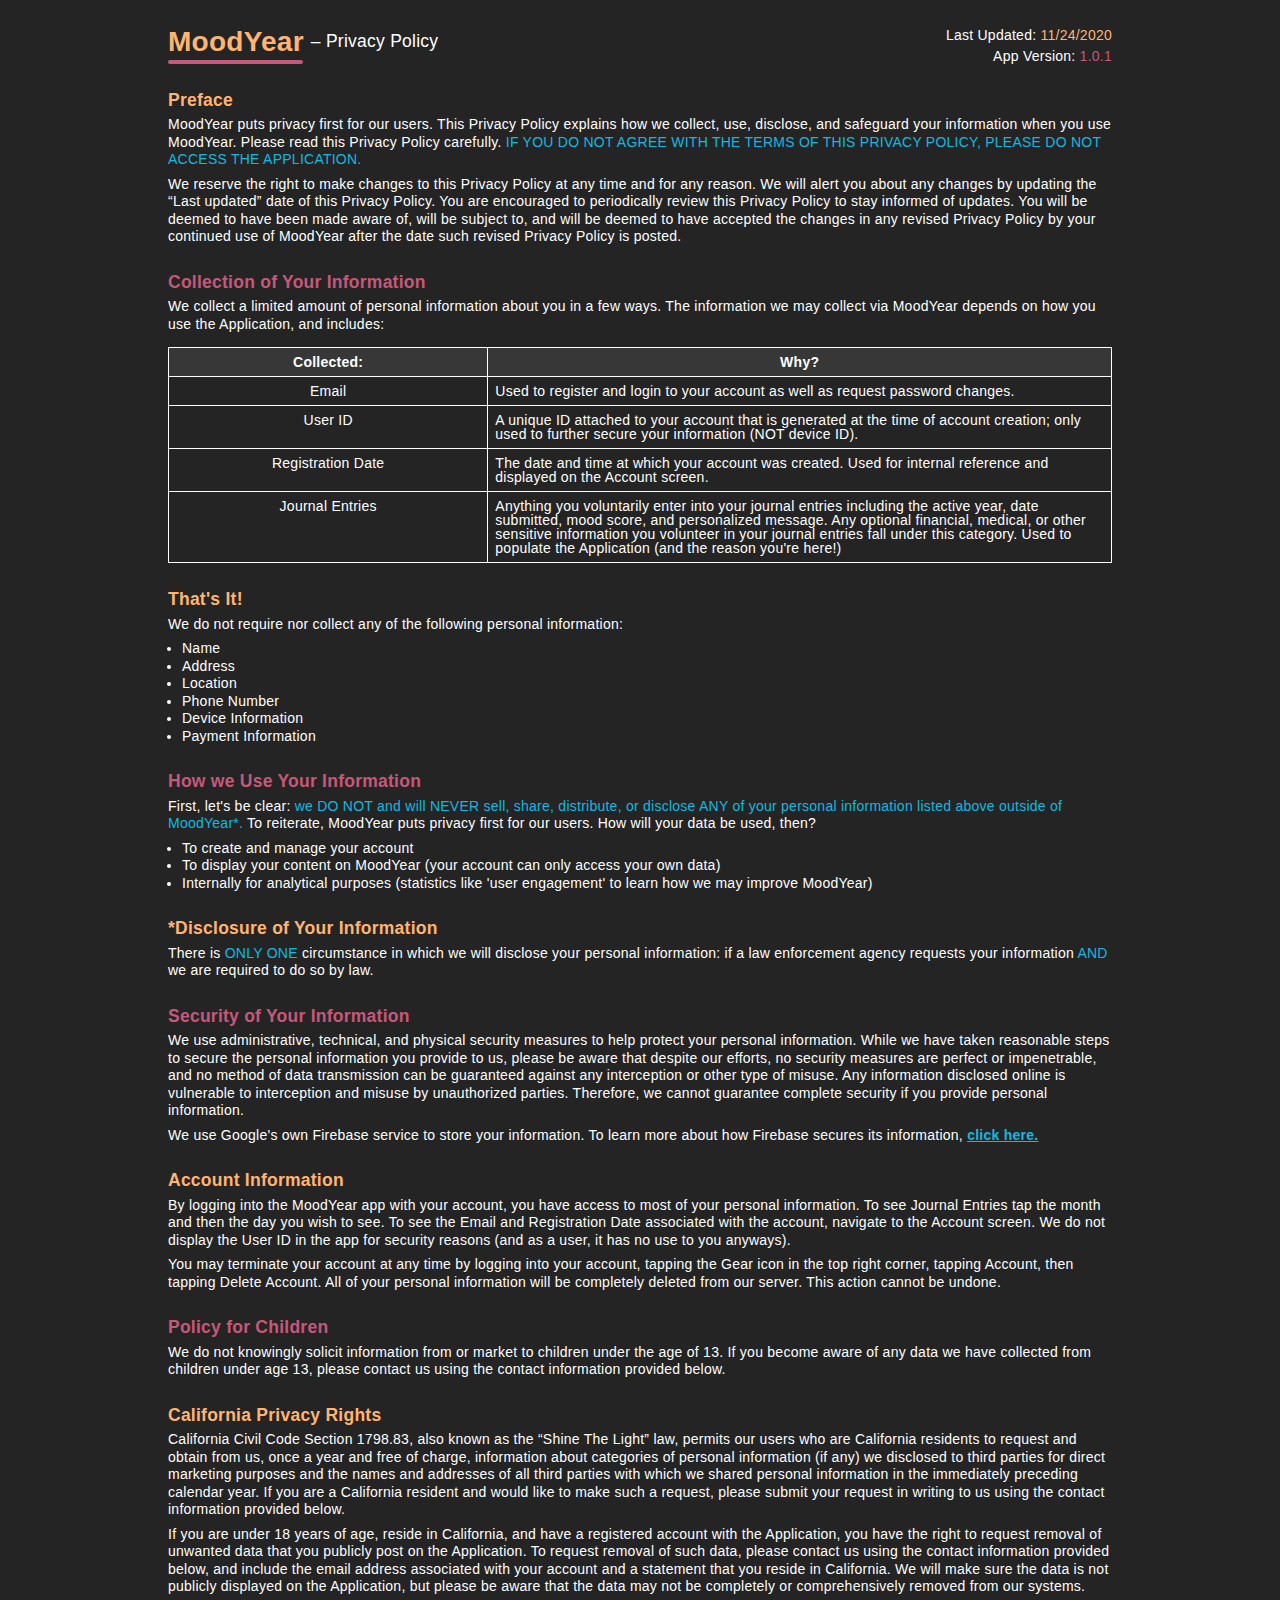
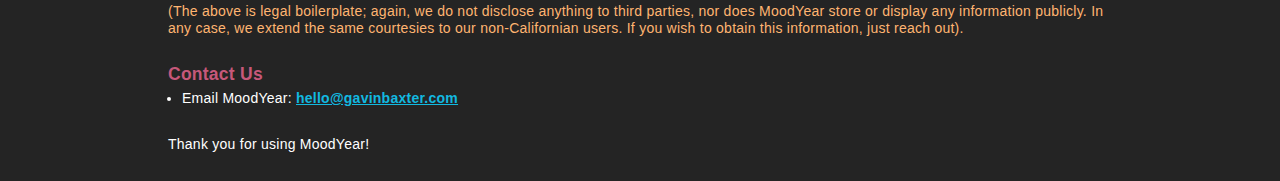
<file: moodyear-privacy-policy.html>
<!DOCTYPE html>
<html lang="en">

<head>
    <!-- Meta setup -->
    <meta charset="UTF-8">
    <meta name="viewport" content="width=device-width, initial-scale=1.0">
    <meta http-equiv="X-UA-Compatible" content="ie=edge">

    <!-- Page information -->
    <title>MoodYear Privacy Policy</title>
    <meta name="description" content="MoodYear Privacy Policy">
	<meta name="author" content="Gavin Baxter">
	<link rel="icon" href="./assets/images/logo_sml.png" type="image/png" sizes="32x32">

    <!-- Style links -->
    <link rel="stylesheet" type="text/css" href="./assets/css/mpp.css" />

</head>

<body>
    <main id="wrapper" class="flex-full flex-col flex-jc-fs">
		
		<!-- Title  -->
		<header class="flex-full flex-row flex-jc-sb flex-ai-fs w100 header">
			<!-- Title -->
			<div class="flex-full flex-col flex-ai-fs title-container">
				<div class="flex-full flex-row title-text-container">
					<p class="title color-5">MoodYear</p>
					<p class="title-pp color-lite">&ndash; Privacy Policy</p>
				</div>
				<div class="title-bar"></div>
			</div>

			<!-- Date/ver -->
			<div class="flex-full flex-col flex-ai-fe date-ver-container">
				<p class="date-ver-text">Last Updated: <span class="color-5">11/24/2020</span></p>
				<p class="date-ver-text">App Version: <span class="color-3">1.0.1</span></p>
			</div>
		</header>

		<!-- Content -->
		<section class="flex-full flex-col flex-jc-fs flex-ai-fs mt-2 w100">
			<!-- Preface -->
			<p class="content-header color-5">Preface</p>
			<p class="content-body color-lite mt-05">
				MoodYear puts privacy first for our users. This Privacy Policy explains how we collect, use, disclose, and safeguard your information when you use MoodYear. Please read this Privacy Policy carefully. <span class="color-accent">IF YOU DO NOT AGREE WITH THE TERMS OF THIS PRIVACY POLICY, PLEASE DO NOT ACCESS THE APPLICATION.</span>
			</p>
			<p class="content-body color-lite mt-05">
				We reserve the right to make changes to this Privacy Policy at any time and for any reason. We will alert you about any changes by updating the “Last updated” date of this Privacy Policy. You are encouraged to periodically review this Privacy Policy to stay informed of updates. You will be deemed to have been made aware of, will be subject to, and will be deemed to have accepted the changes in any revised Privacy Policy by your continued use of MoodYear after the date such revised Privacy Policy is posted.
			</p>

			<!-- Collection of info -->
			<p class="content-header color-3 mt-2">Collection of Your Information</p>
			<p class="content-body color-lite mt-05">
				We collect a limited amount of personal information about you in a few ways. The information we may collect via MoodYear depends on how you use the Application, and includes:
			</p>
			<!-- Table -->
			<div class="flex-full flex-col mt-1 w100 table">
				<!-- Table top -->
				<div class="flex-full flex-row w100 table-row table-top">
					<p class="flex-full flex-ai-fs table-col-1">Collected:</p>
					<p class="flex-full flex-ai-fs table-col-2">Why?</p>
				</div>

				<div class="flex-full flex-row w100 table-row">
					<p class="flex-full flex-ai-fs table-col-1">Email</p>
					<p class="flex-full flex-ai-fs table-col-2">Used to register and login to your account as well as request password changes.</p>
				</div>

				<div class="flex-full flex-row w100 table-row">
					<p class="flex-full flex-ai-fs table-col-1">User ID</p>
					<p class="flex-full flex-ai-fs table-col-2">A unique ID attached to your account that is generated at the time of account creation; only used to further secure your information (NOT device ID).</p>
				</div>

				<div class="flex-full flex-row w100 table-row">
					<p class="flex-full flex-ai-fs table-col-1">Registration Date</p>
					<p class="flex-full flex-ai-fs table-col-2">The date and time at which your account was created. Used for internal reference and displayed on the Account screen.</p>
				</div>

				<div class="flex-full flex-row w100 table-row">
					<p class="flex-full flex-ai-fs table-col-1">Journal Entries</p>
					<p class="flex-full flex-ai-fs table-col-2">Anything you voluntarily enter into your journal entries including the active year, date submitted, mood score, and personalized message. Any optional financial, medical, or other sensitive information you volunteer in your journal entries fall under this category. Used to populate the Application (and the reason you're here!)
					</p>
				</div>
			</div>

			<!-- What we don't collect -->
			<p class="content-header color-5 mt-2">That's It!</p>
			<p class="content-body color-lite mt-05">
				We do not require nor collect any of the following personal information:
			</p>
			<ul class="content-body color-lite mt-05">
				<li>Name</li>
				<li>Address</li>
				<li>Location</li>
				<li>Phone Number</li>
				<li>Device Information</li>
				<li>Payment Information</li>
			</ul>

			<!-- How we use your information -->
			<p class="content-header color-3 mt-2">How we Use Your Information</p>
			<p class="content-body color-lite mt-05">
				First, let's be clear: <span class="color-accent">we DO NOT and will NEVER sell, share, distribute, or disclose ANY of your personal information listed above outside of MoodYear*.</span> To reiterate, MoodYear puts privacy first for our users. How will your data be used, then?
			</p>

			<ul class="content-body color-lite mt-05">
				<li>To create and manage your account</li>
				<li>To display your content on MoodYear (your account can only access your own data)</li>
				<li>Internally for analytical purposes (statistics like 'user engagement' to learn how we may improve MoodYear)</li>
			</ul>

			<!-- Law -->
			<p class="content-header color-5 mt-2">*Disclosure of Your Information</p>
			<p class="content-body color-lite mt-05">
				There is <span class="color-accent">ONLY ONE</span> circumstance in which we will disclose your personal information: if a law enforcement agency requests your information <span class="color-accent">AND</span> we are required to do so by law.
			</p>

			<!-- Security -->
			<p class="content-header color-3 mt-2">Security of Your Information</p>
			<p class="content-body color-lite mt-05">
				We use administrative, technical, and physical security measures to help protect your personal information. While we have taken reasonable steps to secure the personal information you provide to us, please be aware that despite our efforts, no security measures are perfect or impenetrable, and no method of data transmission can be guaranteed against any interception or other type of misuse. Any information disclosed online is vulnerable to interception and misuse by unauthorized parties. Therefore, we cannot guarantee complete security if you provide personal information.
			</p>
			<p class="content-body color-lite mt-05">
				We use Google's own Firebase service to store your information. To learn more about how Firebase secures its information, <a class="link" href="https://firebase.google.com/support/privacy">click here.</a>
			</p>

			<!-- Security -->
			<p class="content-header color-5 mt-2">Account Information</p>
			<p class="content-body color-lite mt-05">
				By logging into the MoodYear app with your account, you have access to most of your personal information. To see Journal Entries tap the month and then the day you wish to see. To see the Email and Registration Date associated with the account, navigate to the Account screen. We do not display the User ID in the app for security reasons (and as a user, it has no use to you anyways).
			</p>
			<p class="content-body color-lite mt-05">
				You may terminate your account at any time by logging into your account, tapping the Gear icon in the top right corner, tapping Account, then tapping Delete Account. All of your personal information will be completely deleted from our server. This action cannot be undone.
			</p>

			<!-- Children -->
			<p class="content-header color-3 mt-2">Policy for Children</p>
			<p class="content-body color-lite mt-05">
				We do not knowingly solicit information from or market to children under the age of 13. If you become aware of any data we have collected from children under age 13, please contact us using the contact information provided below.
			</p>

			<!-- CA -->
			<p class="content-header color-5 mt-2">California Privacy Rights</p>
			<p class="content-body color-lite mt-05">
				California Civil Code Section 1798.83, also known as the “Shine The Light” law, permits our users who are California residents to request and obtain from us, once a year and free of charge, information about categories of personal information (if any) we disclosed to third parties for direct marketing purposes and the names and addresses of all third parties with which we shared personal information in the immediately preceding calendar year. If you are a California resident and would like to make such a request, please submit your request in writing to us using the contact information provided below.
			</p>
			<p class="content-body color-lite mt-05">
				If you are under 18 years of age, reside in California, and have a registered account with the Application, you have the right to request removal of unwanted data that you publicly post on the Application. To request removal of such data, please contact us using the contact information provided below, and include the email address associated with your account and a statement that you reside in California. We will make sure the data is not publicly displayed on the Application, but please be aware that the data may not be completely or comprehensively removed from our systems.
			</p>
			<p class="content-body color-5 mt-05">
				(The above is legal boilerplate; again, we do not disclose anything to third parties, nor does MoodYear store or display any information publicly. In any case, we extend the same courtesies to our non-Californian users. If you wish to obtain this information, just reach out). 
			</p>

			<!-- Contact us -->
			<p class="content-header color-3 mt-2">Contact Us</p>
			<ul class="content-body color-lite mt-05">
				<li>Email MoodYear: <a class="link" href="mailto:hello@gavinbaxter.com">hello@gavinbaxter.com</a></li>
			</ul>

			<p class="content-body color-lite mt-2">
				Thank you for using MoodYear!
			</p>

			<!-- <button class="mt-2 button">
				Click Here
			</button> -->

		</section>
		
    </main>
</body>

</html>
</file>
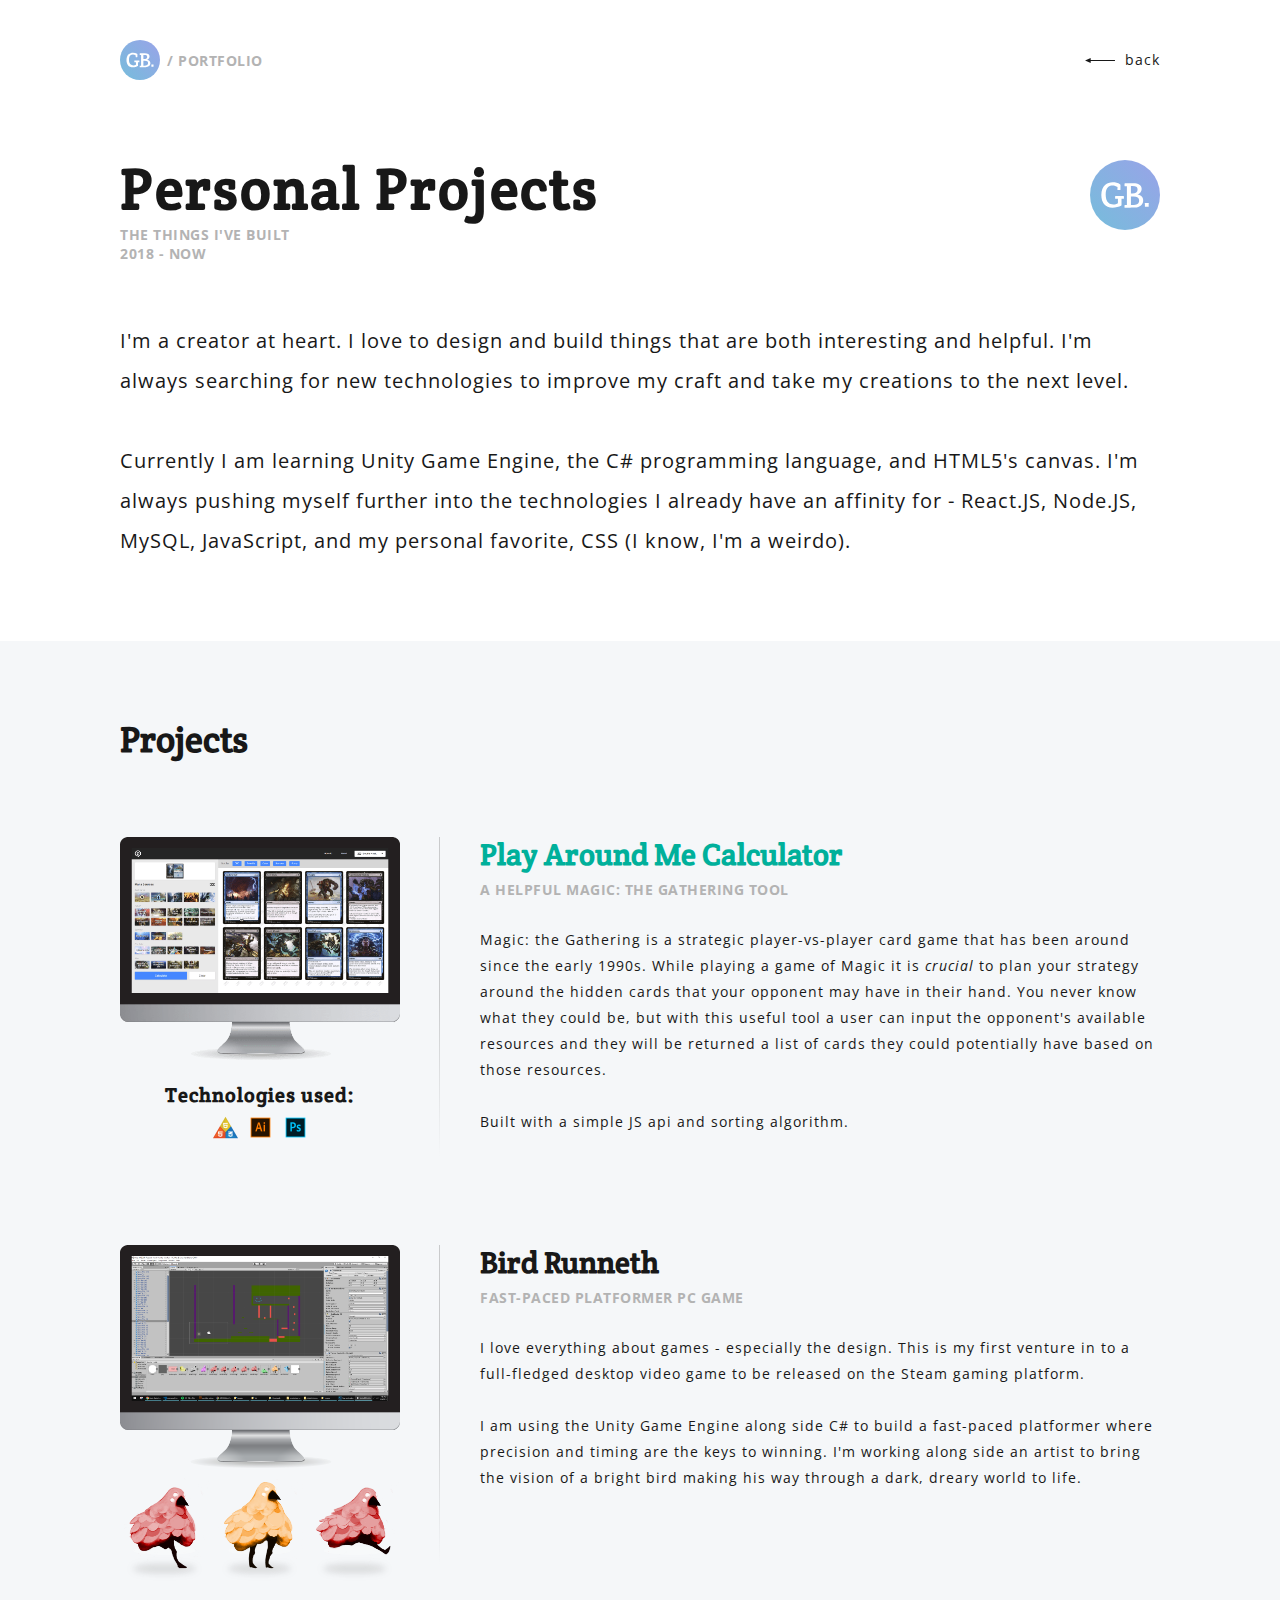
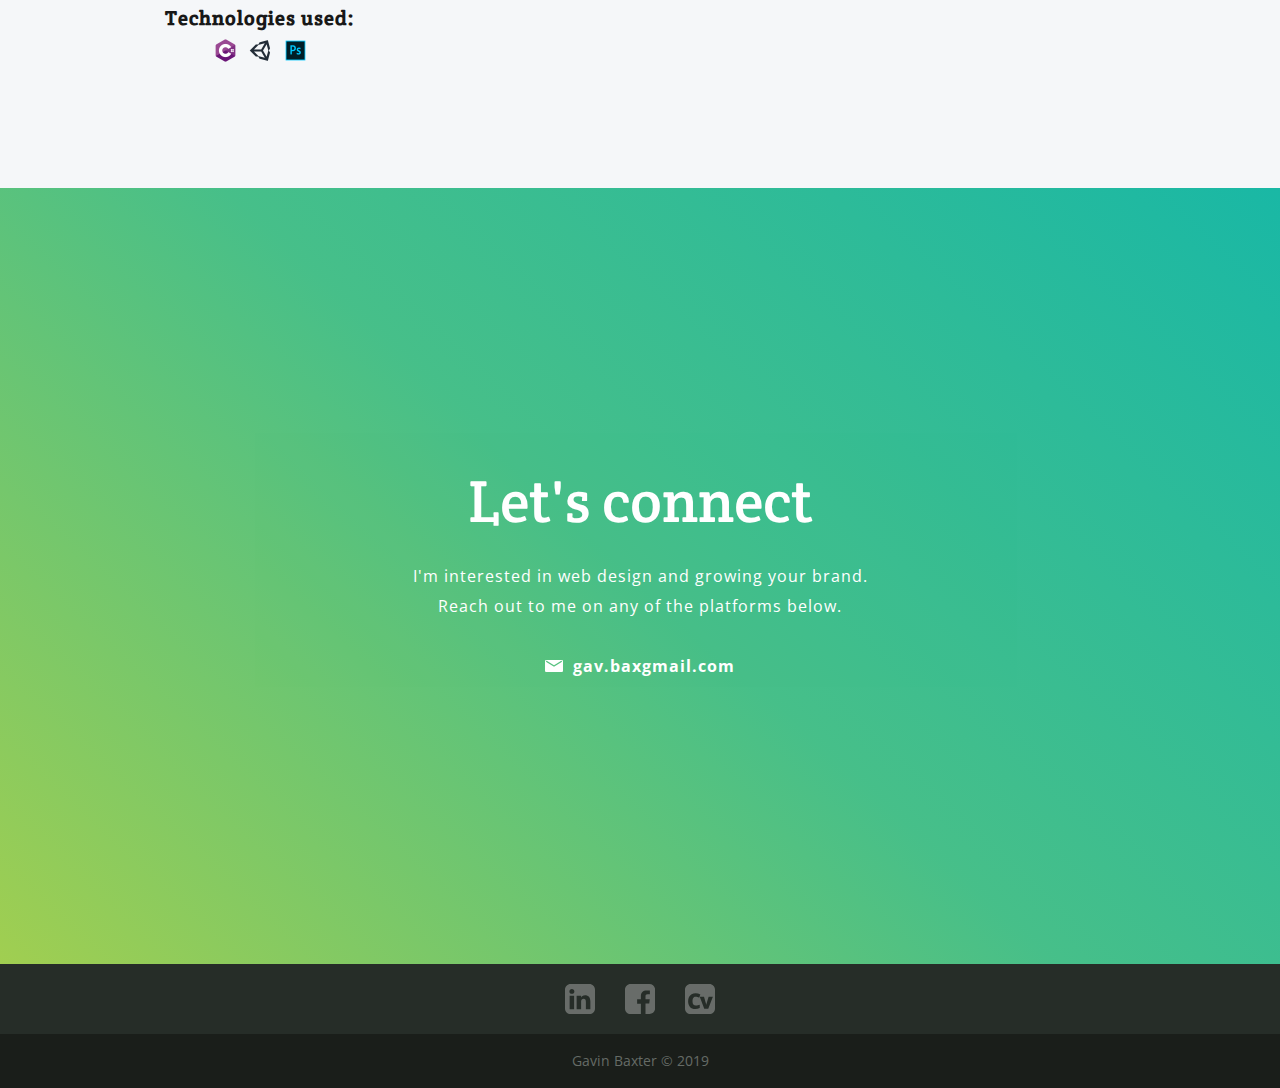
<file: personal.html>
<!DOCTYPE html>
<html lang="en">

<head>
    <!-- Meta setup -->
    <meta charset="UTF-8">
    <meta name="viewport" content="width=device-width, initial-scale=1.0">
    <meta http-equiv="X-UA-Compatible" content="ie=edge">

    <!-- Page information -->
    <title>Gavin Baxter | Portfolio</title>
    <meta name="description" content="Gavin Baxter, full stack web designer and developer working out of Sacramento, CA. Focused on front-end beauty and back-end functionality.">
    <meta name="author" content="Gavin Baxter, Web Designer + Developer">
    <meta name="copyright" content="Copyright owner Gavin Baxter 2019" />
    <meta name="keywords" content="HTML,CSS,JavaScript,Node.js,React.js,Express,Adobe Illustrator,Adobe Photoshop,front-end,back-end,Sacramento">
    <link rel="canonical" href="http://gavinbaxter.com" />
    <link rel="shortcut icon" href="./assets/images/favicon_green.png" />

    <!-- Style links -->
    <link rel="stylesheet" href="https://use.fontawesome.com/releases/v5.6.3/css/all.css" integrity="sha384-UHRtZLI+pbxtHCWp1t77Bi1L4ZtiqrqD80Kn4Z8NTSRyMA2Fd33n5dQ8lWUE00s/" crossorigin="anonymous">
    <link href="https://fonts.googleapis.com/css?family=Crete+Round&display=swap" rel="stylesheet">
    <link href="https://fonts.googleapis.com/css?family=Open+Sans:300,400,600,700,800&display=swap" rel="stylesheet">
    <link rel="stylesheet" type="text/css" href="./assets/css/styles.css" />
    <link rel="stylesheet" type="text/css" href="./assets/css/portfolio.css" />
</head>

<body>

    <div id="wrapper">

        <!-- HEADER -->
        <header class="flex-full flex-row port-header-class">
            <div class="flex-full flex-row port-header-inner">
                <div class="flex-full flex-row header-logo">
                    <img alt="Gavin Baxter logo" width="40" src="./assets/images/logo_gb_square_svg.svg">
                    <span>/&nbsp;PORTFOLIO</span>
                </div>

                <div class="flex-full flex-row">
                    <ul class="flex-full flex-row header-list">
                        <a href="./index.html">
                            <li><img alt="back arrow" src="./assets/images/back_arrow.svg" width="40" style="display: inline; padding-right: 10px; padding-bottom: 2px;">back</li>
                        </a>    
                    </ul>
                </div>
            </div>
        </header>
        <!-- HEADER END-->


        <!-- TITLE -->
        <section class="flex-full flex-row port-title-wrapper">
            <div class="flex-full flex-row port-title-inner">
                <div class="flex-full flex-col port-title-container">
                    <div class="port-title crete">
                        Personal Projects
                    </div>
                    <div class="port-tagline" style="padding-bottom: 5px;">
                        THE THINGS I'VE BUILT
                    </div>
                    <div class="port-tagline">
                        2018 - NOW
                    </div>
                </div>

                <div class="port-logo">
                    <img alt="logo" src="./assets/images/logo_gb_square_svg.svg" width="70" style="border-radius: 50%;">
                </div>
            </div>
        </section>
        <!-- TITLE END -->


        <!-- DESCRIPTION -->
        <section class="flex-full flex-row port-desc-wrapper">
            <div class="flex-full flex-row port-desc-inner">
                I'm a creator at heart. I love to design and build things that are both interesting and helpful. I'm always searching for new technologies to improve my craft and take my creations to the next level. 
                <br><br>
                Currently I am learning Unity Game Engine, the C# programming language, and HTML5's canvas. I'm always pushing myself further into the technologies I already have an affinity for - React.JS, Node.JS, MySQL, JavaScript, and my personal favorite, CSS (I know, I'm a weirdo).
            </div>
        </section>
        <!-- DESCRIPTION END -->


        <!-- PROJECTS -->
        <section class="flex-full flex-col port-projects-wrapper">
            <div class="flex-full flex-col port-projects-inner">
                
                <div class="flex-full flex-row port-headline crete">
                    Projects
                </div>

                <!-- single project start -->
                <div class="flex-full flex-row port-project-container">

                    <!-- info -->
                    <div class="flex-full flex-col port-project-info">

                        <div class="port-project-line"></div>

                        <div class="port-project-image">
                            <a target="_blank" href="https://gavbax99.github.io/PlayAroundMe/"><img alt="project image" src="./assets/images/port_pam.png" width="100%"></a>
                        </div>

                        <!-- buttons -->
                        <!-- <div class="flex-full flex-row port-project-buttons">
                            <a target="_blank" href="https://gavbax99.github.io/PlayAroundMe/">
                                <div class="port-project-button-single">
                                    view live
                                </div>
                            </a>
                        </div> -->

                        <!-- tech -->
                        <div class="flex-full flex-col port-project-tech">
                            <div class="port-project-tech-title crete">
                                Technologies used:
                            </div>

                            <div class="flex-full flex-row port-project-tech-icon">
                                <img alt="tech icon" src="./assets/images/icon_html_css_js.png" width="25">
                                <img alt="tech icon" src="./assets/images/icon_ai.png" width="25">
                                <img alt="tech icon" src="./assets/images/icon_aps.png" width="25">
                            </div>

                        </div>
                    </div>

                    <!-- description -->
                    <div class="flex-full flex-col port-project-text">
                        <a target="_blank" href="https://gavbax99.github.io/PlayAroundMe/"><div class="port-project-title crete">Play Around Me Calculator</div></a>
                        <div class="port-project-tags">A HELPFUL MAGIC: THE GATHERING TOOL</div>
                        <div class="port-project-description">
                            Magic: the Gathering is a strategic player-vs-player card game that has been around since the early 1990s. While playing a game of Magic it is <span style="font-style: italic;">crucial</span> to plan your strategy around the hidden cards that your opponent may have in their hand. You never know what they could be, but with this useful tool a user can input the opponent's available resources and they will be returned a list of cards they could potentially have based on those resources.
                            <br><br>
                            Built with a simple JS api and sorting algorithm. 
                        </div>
                    </div>
                </div>
                <!-- single project end -->


                <!-- single project start -->
                <div class="flex-full flex-row port-project-container">

                    <!-- info -->
                    <div class="flex-full flex-col port-project-info">

                        <div class="port-project-line"></div>

                        <div class="port-project-image">
                            <img alt="project image" src="./assets/images/port_unity.png" width="100%">
                        </div>

                        <div class="port-project-image" style="padding-top: 10px; margin-bottom: 0px;">
                            <img alt="project image" src="./assets/images/port_birds.png" width="100%">
                        </div>

                        <!-- tech -->
                        <div class="flex-full flex-col port-project-tech">
                            <div class="port-project-tech-title crete">
                                Technologies used:
                            </div>

                            <div class="flex-full flex-row port-project-tech-icon">
                                <img alt="tech icon" src="./assets/images/icon_cs.png" width="25">
                                <img alt="tech icon" src="./assets/images/icon_unity.png" width="25">
                                <img alt="tech icon" src="./assets/images/icon_aps.png" width="25">
                            </div>

                        </div>
                    </div>

                    <!-- description -->
                    <div class="flex-full flex-col port-project-text">
                        <div class="port-project-title crete" style="color: rgb(24,24,24) !important; text-decoration: none !important;">Bird Runneth</div>
                        <div class="port-project-tags">FAST-PACED PLATFORMER PC GAME</div>
                        <div class="port-project-description">
                            I love everything about games - especially the design. This is my first venture in to a full-fledged desktop video game to be released on the Steam gaming platform.
                            <br><br>
                            I am using the Unity Game Engine along side C# to build a fast-paced platformer where precision and timing are the keys to winning. I'm working along side an artist to bring the vision of a bright bird making his way through a dark, dreary world to life.
                        </div>
                    </div>
                </div>
                <!-- single project end -->

            </div>
        </section>


        <!-- FOOTER START -->
        <footer id="connect" class="flex-full flex-col footer-class">

            <div class="flex-full flex-col footer-connect">
                <div class="footer-connect-tagline crete">
                    Let's connect
                </div>
                <div class="footer-connect-text">
                    I'm interested in web design and growing your brand. Reach out to me on any of the platforms below.
                </div>
                <div class="footer-connect-email">
                    <a href="mailto:hello@gavinbaxter.com"><img alt="mail icon" src="./assets/images/icon_mail.svg" width="28" style="padding-right: 10px; display: inline;">gav.bax<i class="fas fa-at"></i>gmail.com</a>
                </div>
            </div>

            <div class="flex-full flex-row footer-icons">

                 <div class="footer-icon-container">
                    <a target="_blank" href="https://www.linkedin.com/in/gavinbaxter99/">
                        <img class="footer-contact-icon" alt="Linkedin logo" src="./assets/images/icon_linkedin.svg">
                    </a>
                </div>

                 <!-- <div class="footer-icon-container">
                    <a target="_blank" href="https://github.com/gavbax99">
                        <img class="footer-contact-icon" alt="GitHub logo" src="./assets/images/icon_gh.svg">
                    </a>
                </div> -->

                 <div class="footer-icon-container">
                    <a target="_blank" href="https://www.facebook.com/gavinbaxter916">
                        <img class="footer-contact-icon" alt="Facebook logo" src="./assets/images/icon_fb.svg">
                    </a>
                </div>

                 <div class="footer-icon-container">
                    <a target="_blank" href="./assets/docs/baxter-resume.pdf">
                        <img class="footer-contact-icon" alt="CV logo" src="./assets/images/icon_cv.svg">
                    </a>
                </div>

            </div>

            <div class="flex-full flex-row footer-bottom">
                Gavin Baxter © 2019 
            </div>

        </footer>
        <!-- FOOTER END -->
            



    </div>

    <!-- Javascript links -->
    <script src="https://ajax.googleapis.com/ajax/libs/jquery/3.3.1/jquery.min.js"></script>
    <script src="./assets/js/underscore.js"></script>
    <script src="./assets/js/main.js"></script>

</body>

</html>
</file>
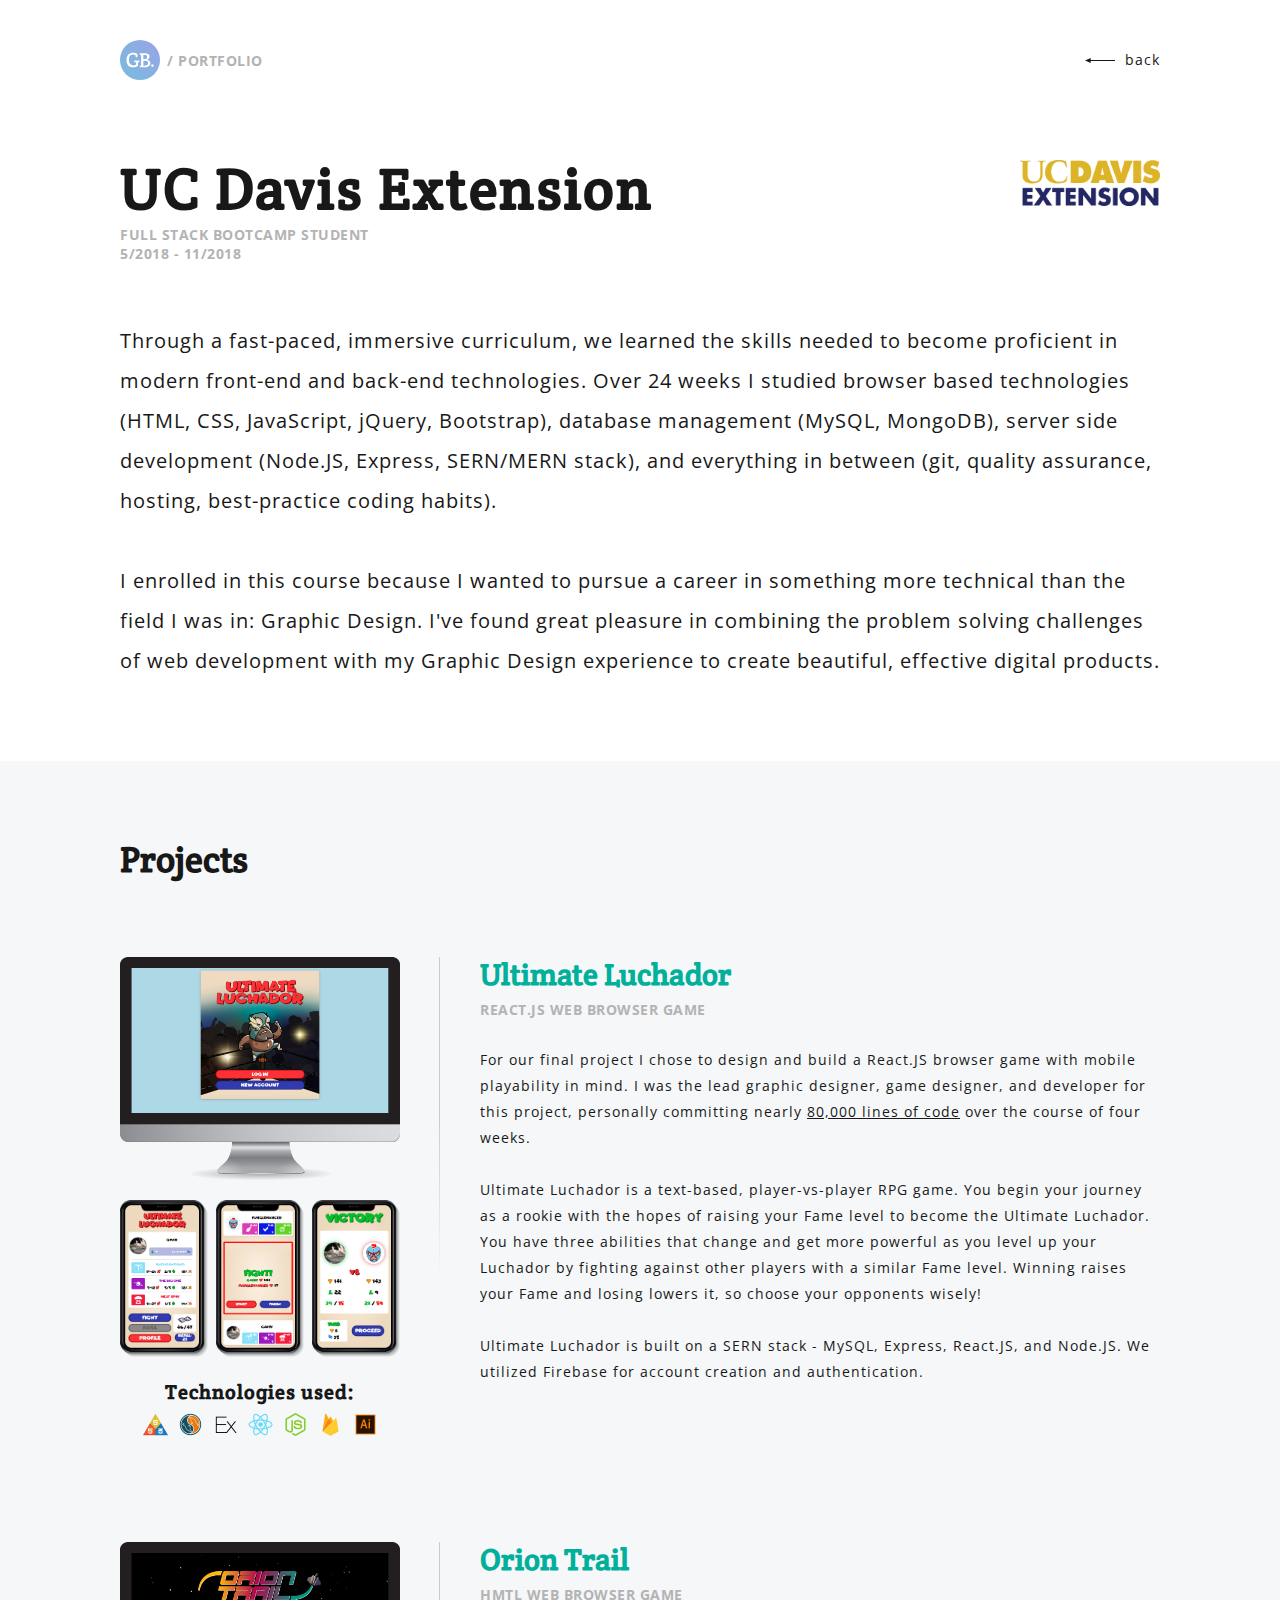
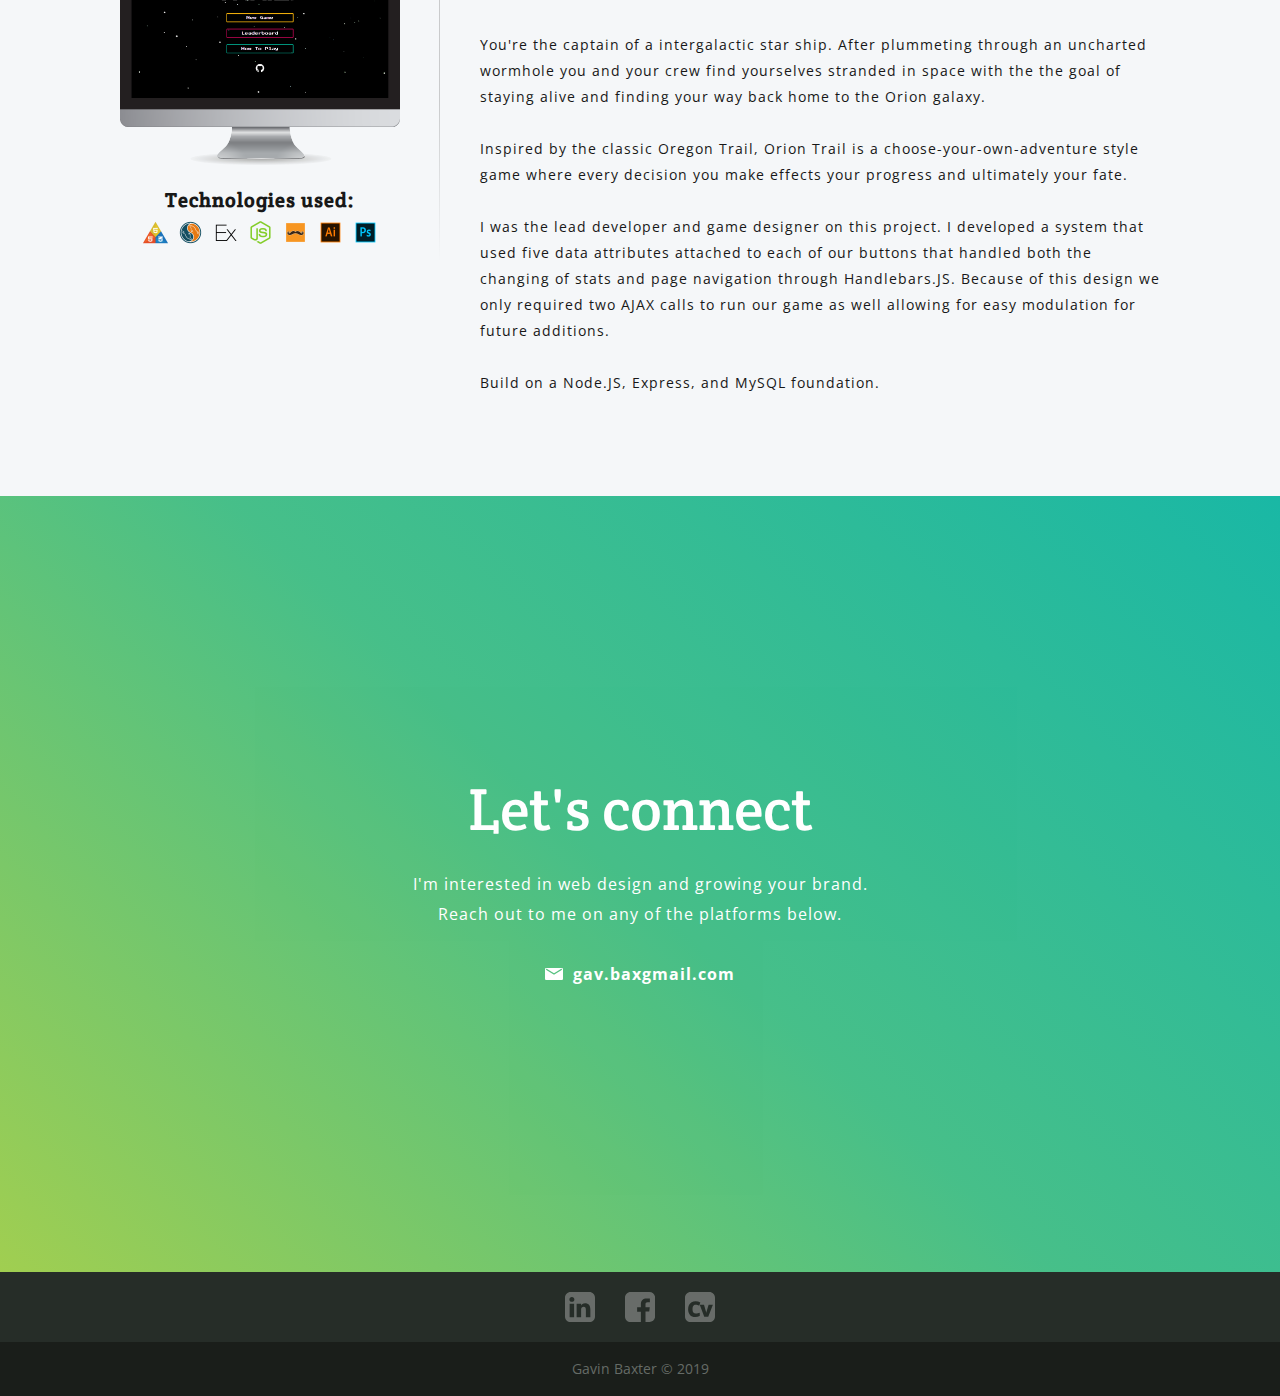
<file: ucdavis.html>
<!DOCTYPE html>
<html lang="en">

<head>
    <!-- Meta setup -->
    <meta charset="UTF-8">
    <meta name="viewport" content="width=device-width, initial-scale=1.0">
    <meta http-equiv="X-UA-Compatible" content="ie=edge">

    <!-- Page information -->
    <title>Gavin Baxter | Portfolio</title>
    <meta name="description" content="Gavin Baxter, full stack web designer and developer working out of Sacramento, CA. Focused on front-end beauty and back-end functionality.">
    <meta name="author" content="Gavin Baxter, Web Designer + Developer">
    <meta name="copyright" content="Copyright owner Gavin Baxter 2019" />
    <meta name="keywords" content="HTML,CSS,JavaScript,Node.js,React.js,Express,Adobe Illustrator,Adobe Photoshop,front-end,back-end,Sacramento">
    <link rel="canonical" href="http://gavinbaxter.com" />
    <link rel="shortcut icon" href="./assets/images/favicon_green.png" />

    <!-- Style links -->
    <link rel="stylesheet" href="https://use.fontawesome.com/releases/v5.6.3/css/all.css" integrity="sha384-UHRtZLI+pbxtHCWp1t77Bi1L4ZtiqrqD80Kn4Z8NTSRyMA2Fd33n5dQ8lWUE00s/" crossorigin="anonymous">
    <link href="https://fonts.googleapis.com/css?family=Crete+Round&display=swap" rel="stylesheet">
    <link href="https://fonts.googleapis.com/css?family=Open+Sans:300,400,600,700,800&display=swap" rel="stylesheet">
    <link rel="stylesheet" type="text/css" href="./assets/css/styles.css" />
    <link rel="stylesheet" type="text/css" href="./assets/css/portfolio.css" />
</head>

<body>

    <div id="wrapper">

        <!-- HEADER -->
        <header class="flex-full flex-row port-header-class">
            <div class="flex-full flex-row port-header-inner">
                <div class="flex-full flex-row header-logo">
                    <img alt="Gavin Baxter logo" width="40" src="./assets/images/logo_gb_square_svg.svg">
                    <span>/&nbsp;PORTFOLIO</span>
                </div>

                <div class="flex-full flex-row">
                    <ul class="flex-full flex-row header-list">
                        <a href="./index.html">
                            <li><img alt="back arrow" src="./assets/images/back_arrow.svg" width="40" style="display: inline; padding-right: 10px; padding-bottom: 2px;">back</li>
                        </a>    
                    </ul>
                </div>
            </div>
        </header>
        <!-- HEADER END-->


        <!-- TITLE -->
        <section class="flex-full flex-row port-title-wrapper">
            <div class="flex-full flex-row port-title-inner">
                <div class="flex-full flex-col port-title-container">
                    <div class="port-title crete">
                        UC Davis Extension
                    </div>
                    <div class="port-tagline" style="padding-bottom: 5px;">
                        FULL STACK BOOTCAMP STUDENT
                    </div>
                    <div class="port-tagline">
                        5/2018 - 11/2018
                    </div>
                </div>

                <div class="port-logo">
                    <img alt="logo" src="./assets/images/logo_ucd_blue.png" width="140">
                </div>
            </div>
        </section>
        <!-- TITLE END -->


        <!-- DESCRIPTION -->
        <section class="flex-full flex-row port-desc-wrapper">
            <div class="flex-full flex-row port-desc-inner">
                Through a fast-paced, immersive curriculum, we learned the skills needed to become proficient in modern front-end and back-end technologies. Over 24 weeks I studied browser based technologies (HTML, CSS, JavaScript, jQuery, Bootstrap), database management (MySQL, MongoDB), server side development (Node.JS, Express, SERN/MERN stack), and everything in between (git, quality assurance, hosting, best-practice coding habits).
                <br><br>
                I enrolled in this course because I wanted to pursue a career in something more technical than the field I was in: Graphic Design. I've found great pleasure in combining the problem solving challenges of web development with my Graphic Design experience to create beautiful, effective digital products.
            </div>
        </section>
        <!-- DESCRIPTION END -->


        <!-- PROJECTS -->
        <section class="flex-full flex-col port-projects-wrapper">
            <div class="flex-full flex-col port-projects-inner">
                
                <div class="flex-full flex-row port-headline crete">
                    Projects
                </div>

                <!-- single project start -->
                <div class="flex-full flex-row port-project-container">

                    <!-- info -->
                    <div class="flex-full flex-col port-project-info">

                        <div class="port-project-line"></div>

                        <div class="port-project-image">
                            <a target="_blank" href="https://ultimate-luchador.herokuapp.com/"><img alt="project image" src="./assets/images/port_luchador.png" width="100%"></a>
                        </div>

                        <div class="flex-full flex-row port-project-mobile">
                            <img alt="mobile view" src="./assets/images/port_mobile_luch1.png" width="80">
                            <img alt="mobile view" src="./assets/images/port_mobile_luch2.png" width="80">
                            <img alt="mobile view" src="./assets/images/port_mobile_luch3.png" width="80">
                        </div>

                        <!-- buttons -->
                        <!-- <div class="flex-full flex-row port-project-buttons">
                            <a target="_blank" href="https://ultimate-luchador.herokuapp.com/">
                                <div class="port-project-button-single">
                                    view live
                                </div>
                            </a>
                        </div> -->

                        <!-- tech -->
                        <div class="flex-full flex-col port-project-tech">
                            <div class="port-project-tech-title crete">
                                Technologies used:
                            </div>

                            <div class="flex-full flex-row port-project-tech-icon">
                                <img alt="tech icon" src="./assets/images/icon_html_css_js.png" width="25">
                                <img alt="tech icon" src="./assets/images/icon_mysql.png" width="25">
                                <img alt="tech icon" src="./assets/images/icon_express.png" width="25">
                                <img alt="tech icon" src="./assets/images/icon_react.png" width="25">
                                <img alt="tech icon" src="./assets/images/icon_node.png" width="25">
                                <img alt="tech icon" src="./assets/images/icon_firebsae.png" width="25">
                                <img alt="tech icon" src="./assets/images/icon_ai.png" width="25">
                            </div>

                        </div>
                    </div>

                    <!-- description -->
                    <div class="flex-full flex-col port-project-text">
                        <a target="_blank" href="https://ultimate-luchador.herokuapp.com/"><div class="port-project-title crete">Ultimate Luchador</div></a>
                        <div class="port-project-tags">REACT.JS WEB BROWSER GAME</div>
                        <div class="port-project-description">
                            For our final project I chose to design and build a React.JS browser game with mobile playability in mind. I was the lead graphic designer, game designer, and developer for this project, personally committing nearly <a target="_blank" href="https://github.com/gavbax99/ultimate-luchador/graphs/contributors"><span style="text-decoration: underline;">80,000 lines of code</span></a> over the course of four weeks.
                            <br><br>
                            Ultimate Luchador is a text-based, player-vs-player RPG game. You begin your journey as a rookie with the hopes of raising your Fame level to become the Ultimate Luchador. You have three abilities that change and get more powerful as you level up your Luchador by fighting against other players with a similar Fame level. Winning raises your Fame and losing lowers it, so choose your opponents wisely!
                            <br><br>
                            Ultimate Luchador is built on a SERN stack - MySQL, Express, React.JS, and Node.JS. We utilized Firebase for account creation and authentication.
                        </div>
                    </div>
                </div>
                <!-- single project end -->


                <!-- single project start -->
                <div class="flex-full flex-row port-project-container">

                    <!-- info -->
                    <div class="flex-full flex-col port-project-info">

                        <div class="port-project-line"></div>

                        <div class="port-project-image">
                            <a target="_blank" href="https://salty-badlands-82890.herokuapp.com/"><img alt="project image" src="./assets/images/port_orion.png" width="100%"></a>
                        </div>

                        <!-- buttons -->
                        <!-- <div class="flex-full flex-row port-project-buttons">
                            <a target="_blank" href="https://salty-badlands-82890.herokuapp.com/">
                                <div class="port-project-button-single">
                                    view live
                                </div>
                            </a>
                        </div> -->

                        <!-- tech -->
                        <div class="flex-full flex-col port-project-tech">
                            <div class="port-project-tech-title crete">
                                Technologies used:
                            </div>

                            <div class="flex-full flex-row port-project-tech-icon">
                                <img alt="tech icon" src="./assets/images/icon_html_css_js.png" width="25">
                                <img alt="tech icon" src="./assets/images/icon_mysql.png" width="25">
                                <img alt="tech icon" src="./assets/images/icon_express.png" width="25">
                                <img alt="tech icon" src="./assets/images/icon_node.png" width="25">
                                <img alt="tech icon" src="./assets/images/icon_handlebars.png" width="25">
                                <img alt="tech icon" src="./assets/images/icon_ai.png" width="25">
                                <img alt="tech icon" src="./assets/images/icon_aps.png" width="25">
                            </div>

                        </div>
                    </div>

                    <!-- description -->
                    <div class="flex-full flex-col port-project-text">
                        <a target="_blank" href="https://salty-badlands-82890.herokuapp.com/"><div class="port-project-title crete">Orion Trail</div></a>
                        <div class="port-project-tags">HMTL WEB BROWSER GAME</div>
                        <div class="port-project-description">
                            You're the captain of a intergalactic star ship. After plummeting through an uncharted wormhole you and your crew find yourselves stranded in space with the the goal of staying alive and finding your way back home to the Orion galaxy.
                            <br><br>
                            Inspired by the classic Oregon Trail, Orion Trail is a choose-your-own-adventure style game where every decision you make effects your progress and ultimately your fate.
                            <br><br>
                            I was the lead developer and game designer on this project. I developed a system that used five data attributes attached to each of our buttons that handled both the changing of stats and page navigation through Handlebars.JS. Because of this design we only required two AJAX calls to run our game as well allowing for easy modulation for future additions.
                            <br><br>
                            Build on a Node.JS, Express, and MySQL foundation.
                        </div>
                    </div>
                </div>
                <!-- single project end -->

            </div>
        </section>


        <!-- FOOTER START -->
        <footer id="connect" class="flex-full flex-col footer-class">

            <div class="flex-full flex-col footer-connect">
                <div class="footer-connect-tagline crete">
                    Let's connect
                </div>
                <div class="footer-connect-text">
                    I'm interested in web design and growing your brand. Reach out to me on any of the platforms below.
                </div>
                <div class="footer-connect-email">
                    <a href="mailto:hello@gavinbaxter.com"><img alt="mail icon" src="./assets/images/icon_mail.svg" width="28" style="padding-right: 10px; display: inline;">gav.bax<i class="fas fa-at"></i>gmail.com</a>
                </div>
            </div>

            <div class="flex-full flex-row footer-icons">

                 <div class="footer-icon-container">
                    <a target="_blank" href="https://www.linkedin.com/in/gavinbaxter99/">
                        <img class="footer-contact-icon" alt="Linkedin logo" src="./assets/images/icon_linkedin.svg">
                    </a>
                </div>

                 <!-- <div class="footer-icon-container">
                    <a target="_blank" href="https://github.com/gavbax99">
                        <img class="footer-contact-icon" alt="GitHub logo" src="./assets/images/icon_gh.svg">
                    </a>
                </div> -->

                 <div class="footer-icon-container">
                    <a target="_blank" href="https://www.facebook.com/gavinbaxter916">
                        <img class="footer-contact-icon" alt="Facebook logo" src="./assets/images/icon_fb.svg">
                    </a>
                </div>

                 <div class="footer-icon-container">
                    <a target="_blank" href="./assets/docs/baxter-resume.pdf">
                        <img class="footer-contact-icon" alt="CV logo" src="./assets/images/icon_cv.svg">
                    </a>
                </div>

            </div>

            <div class="flex-full flex-row footer-bottom">
                Gavin Baxter © 2019 
            </div>

        </footer>
        <!-- FOOTER END -->
            

    </div>

    <!-- Javascript links -->
    <script src="https://ajax.googleapis.com/ajax/libs/jquery/3.3.1/jquery.min.js"></script>
    <script src="./assets/js/underscore.js"></script>
    <script src="./assets/js/main.js"></script>

</body>

</html>
</file>
<file: assets/css/portfolio.css>
/* ================== HEADER ================== */


.port-header-class {
    max-width: 100%;
    width: 100%;
    height: 120px;
    padding: 0 120px;
}

.port-header-inner {
    max-width: 1050px;
    width: 100%;
    justify-content: space-between;
}

.header-logo span {
    position: relative;
    top: 1px;
    padding-left: 7px;
    font-size: 14px;
    font-weight: 700;
    color: rgb(179, 179, 179);
    letter-spacing: .5px;
}

.header-list {
    text-align: right !important;
}


/* ================== TITLE ================== */


.port-title-wrapper {
    max-width: 100%;
    width: 100%;
    padding: 40px 120px 0;
}

.port-title-inner {
    max-width: 1050px;
    width: 100%;
    justify-content: space-between;
    align-items: flex-start;
}

.port-title-container {
    align-items: flex-start;
}

.port-title {
    font-size: 58px;
    font-weight: 700;
    letter-spacing: 2px;
    padding-bottom: 10px;
}

.port-tagline {
    font-size: 14px;
    font-weight: 700;
    color: rgb(179, 179, 179);
    letter-spacing: .5px;
}


/* ================== DESC ================== */


.port-desc-wrapper {
    max-width: 100%;
    width: 100%;
    padding: 60px 120px 80px;
}

.port-desc-inner {
    max-width: 1050px;
    width: 100%;
    justify-content: flex-start;
    font-size: 20px;
    line-height: 40px;
    letter-spacing: 1px;
}


/* ================== PROJECTS ================== */


.port-projects-wrapper {
    max-width: 100%;
    width: 100%;
    padding: 80px 120px 100px;
    background-color: #f5f7f9; 
}

.port-projects-inner {
    max-width: 1050px;
    width: 100%;
}

.port-headline {
    width: 100%;
    font-size: 36px;
    font-weight: 700;
    justify-content: flex-start;
    padding-bottom: 80px;
}

.port-project-container {
    width: 100%;
    align-items: flex-start;
    justify-content: flex-start;
    padding-bottom: 80px;
}

.port-project-container:last-of-type {
    padding-bottom: 0px;
}

.port-project-tech {
    padding: 25px 0;
}

.port-project-info {
    position: relative;
    width: 320px;
    padding-right: 40px;
}

.port-project-line {
    position: absolute;
    top: 0;
    right: 0;
    width: 1px;
    height: 320px;
    background-image: linear-gradient(to bottom,rgba(100,100,100,.3),rgba(100,100,100,.3),rgba(100,100,100,.0));
}

.port-project-image {
    width: 100%;
}

.port-project-mobile {
    width: 100%;
    justify-content: space-between;
    padding: 20px 0 0 0;
}

.port-project-text {
    width: calc(100% - 320px);
    align-items: flex-start;
    padding-left: 40px;
}

.port-project-title {
    font-size: 30px;
    font-weight: 700;
    padding-bottom: 10px;
    transition: .4s;
}

.port-project-tags {
    font-size: 14px;
    font-weight: 700;
    color: rgb(179, 179, 179);
    letter-spacing: .5px;
    padding-bottom: 30px;
}

.port-project-description {
    font-size: 14px;
    line-height: 26px;
    letter-spacing: 1px;
}

.port-project-buttons {
    width: 100%;
    padding: 30px 0;
}

.port-project-button-single {
    padding: 10px 50px;
    color: #fff;
    font-weight: 700;
    border-radius: 100px;
    font-size: 14px;
    background-image: linear-gradient(-133deg,#00b09b, #32b87c, #96c93d);
    cursor: pointer;
    transition: 0.4s;
}

.port-project-tech {
    width: 100%;
}

.port-project-tech-title {
    text-align: center;
    width: 100%;
    font-size: 20px;
    font-weight: 700;
    padding-bottom: 10px;
}

.port-project-tech-icon {

}

.port-project-tech-icon img {
    margin: 0 5px;
}

/* Z. ***************     MEDIA QUERIES     ****************** */
/* *********************************************************** */

@media (pointer: fine) {
    /* HOVER EFFECTS */

    .port-project-button-single:hover {
        box-shadow: 2px 2px 9px 0px rgba(100,100,100,.3);    
    }

    .port-project-title:hover {
        color: #32b87c;
    }

}

@media only screen and (max-width: 992px) { 

    .port-header-class {
        padding: 0 60px;
    }

    .port-title-wrapper {
        padding: 40px 60px 0;
    }

    .port-desc-wrapper {
        padding: 60px 60px 70px;
    }

    .port-projects-wrapper {
        padding: 80px 60px 100px;
    }

    .port-headline {
        padding-bottom: 60px;
    }
}

@media only screen and (max-width: 768px) { 

    .port-header-class {
        padding: 0 30px;
        height: 100px;
    }

    .port-title-wrapper {
        padding: 25px 30px 0;
    }

    .port-desc-wrapper {
        padding: 50px 30px 60px;
    }

    .port-projects-wrapper {
        padding: 60px 30px 80px;
    }

    .port-desc-inner {
        font-size: 18px;
        line-height: 34px;
    }

    .port-headline {
        padding-bottom: 30px;
    }

    .port-project-text {
        padding-left: 25px;
        width: calc(100% - 240px);
    }

    .port-project-info {
        width: 240px;
        padding-right: 25px;
    }

    .port-project-tags {
        padding-bottom: 20px;
    }
}

@media only screen and (max-width: 600px) { 

    .port-title {
        font-size: 46px;
        text-align: center;
    }

    .port-title-inner {
        justify-content: center;
    }

    .port-title-container {
        align-items: center;
    }

    .port-tagline {
        text-align: center;
    }

    .port-desc-inner {
        font-size: 16px;
        line-height: 30px;
        text-align: center;
    }
    
    .port-headline {
        padding-bottom: 45px;
        justify-content: center;
    }

    .port-project-container {
        flex-direction: column;
        align-items: center;
        padding-bottom: 60px;
    }

    .port-project-info {
        width: 265px;
        padding-right: 0;
    }

    .port-project-buttons, .port-project-line {
        display: none;
    }

    .port-project-image, .port-project-tech {
        margin-bottom: 10px;
    }

    .port-project-tags {
        text-align: center;
    }

    .port-project-text {
        align-items: center;
        width: 100%;
        padding-left: 0;
    }

    .port-project-title {
        text-align: center;
        text-decoration: underline;
        color: #32b87c;
    }

    .port-project-description {
        text-align: center;
    }

    .header-list {
        display: block !important;
    }

    .port-logo {
        display: none;
    }
}

@media only screen and (max-width: 500px) { 

}

@media only screen and (max-width: 360px) { 
    /* SMALL FIXES */
}
</file>
<file: assets/css/mpp.css>
/* @@@@@@@@@@@@@@@@@@ CSS STARTING TEMPLATE @@@@@@@@@@@@@@@@@@ */
/* @@@@@@@@@@@@@@@@@@   UPDATED: 4/8/2019   @@@@@@@@@@@@@@@@@@ */
/* @@@@@@@@@@@@@@@@@@@@@@@@@@@@@@@@@@@@@@@@@@@@@@@@@@@@@@@@@@@ */

/* xi. **************         RESET         ****************** */
/* *********************************************************** */

/* v2.0 | 20110126 - MEYER RESET */
html, body, div, span, applet, object, iframe,
h1, h2, h3, h4, h5, h6, p, blockquote, pre,
a, abbr, acronym, address, big, cite, code,
del, dfn, em, img, ins, kbd, q, s, samp,
small, strike, strong, sub, sup, tt, var,
b, u, i, center, dl, dt, dd, ol, ul, li,
fieldset, form, label, legend, table, caption, 
tbody, tfoot, thead, tr, th, td, article, 
aside, canvas, details, embed, figure, figcaption, 
footer, header, hgroup, menu, nav, output, ruby, 
section, summary, time, mark, audio, video {
	margin: 0;
	padding: 0;
	border: 0;
	font-size: 100%;
	font: inherit;
	vertical-align: baseline;
}

/* HTML5 display-role reset for older browsers */
article, aside, details, figcaption, figure, 
footer, header, hgroup, menu, nav, section {
	display: block;
}

button, input, optgroup, select, textarea {
  font-family: inherit;
  font-size: 100%;
  line-height: 1;
  margin: 0;
}

*, :after, :before {-webkit-box-sizing: border-box; -moz-box-sizing: border-box; box-sizing: border-box}
html {height:100%; -webkit-text-size-adjust: 100%; -ms-text-size-adjust: 100%}
body {height: 100%; line-height: 1; margin: 0 !important;}
ol, ul {list-style: none; margin-block-start: 0; margin-block-end: 0; margin-inline-start: 0px; margin-inline-end: 0px; padding-inline-start: 0;}
table {border-collapse: collapse; border-spacing: 0;}
table, tr, td {padding: 0;}
img {display: block; border: 0; border-style: none;}
a, a:hover, a:focus, a:active, a[href^="tel"] {background-color: transparent; color: inherit; text-decoration: none; outline: 0;}

/* xii. *************         TOOLS         ****************** */
/* *********************************************************** */

.flex-full {display: flex; justify-content: center; align-items: center;}
.flex-row {flex-direction: row;}
.flex-col {flex-direction: column;}

.flex-jc-fs {justify-content: flex-start;}
.flex-jc-fe {justify-content: flex-end;}
.flex-jc-sb {justify-content: space-between;}
.flex-jc-se {justify-content: space-evenly;}
.flex-jc-sa {justify-content: space-around;}

.flex-ai-fs {align-items: flex-start;}
.flex-ai-fe {align-items: flex-end;}

.w100 {width: 100%;}
.mt-2 {margin-top: 2rem;}
.mt-1 {margin-top: 1rem;}
.mt-05 {margin-top: 0.5rem;}

.color-5 {color: #ffb471;}
.color-3 {color: #c6587a;}
.color-lite {color: #fff;}
.color-accent {color: #12b9e0;}

/* 1. ***************         SETUP         ****************** */
/* *********************************************************** */

html {
    font-size: 14px; 
}

body {
    background-color: #242424; 
    color: #fff;
	font-family: sans-serif;
	letter-spacing: 0.25px;
}

#wrapper{
    max-width: 1000px;
    position: relative; 
	margin: 0 auto;
	padding: 2rem;
}

ul {
	list-style: disc;
	padding-left: 1rem;
}

/* 2. ***************         MAIN          ****************** */
/* *********************************************************** */

.title {
	font-size: 2rem;
	font-weight: 600;
}

.title-pp {
	font-weight: 100; 
	font-size: 1.25rem; 
	padding-left: 0.5rem;
}

.title-bar {
	width: 135px;
	height: 4px;
	background-color: #c6587a;
	border-radius: 4px;
	margin-top: 0.25rem;
}

.date-ver-text {
	font-size: 1rem;
}

.date-ver-text:last-child {
	margin-top: 0.5rem;
}

/* content */

.content-header {
	font-weight: 700; 
	font-size: 1.25rem; 
}

.content-body {
	line-height: 1.25;
}

/* button */

.button {
	border: none !important;
	border-style: none !important;

	font-size: 1em;
	font-weight: 600;
	background-color: #c6587a;
	color: #fff;
	border-radius: 3px;
	padding: 0.75rem 1.5rem;
}

/* table */

.table-top {
	border: none !important;
}

.table-top p {
	background-color: rgb(55, 55, 55);
	font-weight: 700;
}

.table-top .table-col-1, 
.table-top .table-col-2 {
	border: 1px solid #fff !important;
	align-items: center !important;
	justify-content: center !important;
}

.table-top .table-col-1 {
	border-right: none !important;
}

.table-row {
	align-items: flex-start;
	border-left: 1px solid #fff;
	border-bottom: 1px solid #fff;
	border-right: 1px solid #fff;
}

.table-col-1, .table-col-2 {
	flex-grow: 1;
	height: 100%;
	padding: 0.5rem;
}

.table-col-1 {
	flex: 1;
	border-right: none;
	text-align: center;
}

.table-col-2 {
	flex: 2;
	border-left: 1px solid #fff;
	text-align: left;
	justify-content: flex-start;
}

/* link */

.link,
.link:visited,
.link:active {
	font-weight: 700;
	color: #12b9e0;
	text-decoration: underline;
}

/* Z. ***************     MEDIA QUERIES     ****************** */
/* *********************************************************** */

@media (pointer: fine) {
	.link:hover {
		font-weight: 700;
		color: #12b9e0;
		text-decoration: underline;
	}
}

@media only screen and (max-width: 599px) {
	#wrapper{
		padding: 1rem;
	}

	.header {
		flex-direction: column;
	}

	.title-text-container {
		width: 100%;
		justify-content: space-between;
	}

	.date-ver-container {
		align-items: flex-start;
	}

	.date-ver-text:first-child {
		margin-top: 0.75rem;
	}
}
</file>
<file: assets/css/styles.css>
/* xi. **************         RESET         ****************** */
/* *********************************************************** */

/* v2.0 | 20110126 - MEYER RESET */
html, body, div, span, applet, object, iframe,
h1, h2, h3, h4, h5, h6, p, blockquote, pre,
a, abbr, acronym, address, big, cite, code,
del, dfn, em, img, ins, kbd, q, s, samp,
small, strike, strong, sub, sup, tt, var,
b, u, i, center, dl, dt, dd, ol, ul, li,
fieldset, form, label, legend, table, caption, 
tbody, tfoot, thead, tr, th, td, article, 
aside, canvas, details, embed, figure, figcaption, 
footer, header, hgroup, menu, nav, output, ruby, 
section, summary, time, mark, audio, video {
	margin: 0;
	padding: 0;
	border: 0;
	font-size: 100%;
	font: inherit;
	vertical-align: baseline;
}

/* HTML5 display-role reset for older browsers */
article, aside, details, figcaption, figure, 
footer, header, hgroup, menu, nav, section {
	display: block;
}

button, input, optgroup, select, textarea {
  font-family: inherit;
  font-size: 100%;
  line-height: 1;
  margin: 0;
}

*, :after, :before {-webkit-box-sizing: border-box; -moz-box-sizing: border-box; box-sizing: border-box}
html {height:100%; -webkit-text-size-adjust: 100%; -ms-text-size-adjust: 100%}
body {height: 100%; line-height: 1; margin: 0 !important; overflow: auto !important;}
ol, ul {list-style: none; margin-block-start: 0; margin-block-end: 0; margin-inline-start: 0px; margin-inline-end: 0px; padding-inline-start: 0;}
table {border-collapse: collapse; border-spacing: 0;}
table, tr, td {padding: 0;}
img {display: block; border: 0; border-style: none;}
a, a:hover, a:focus, a:active, a[href^="tel"] {background-color: transparent; color: inherit; text-decoration: none; outline: 0;}

/* xii. *************         TOOLS         ****************** */
/* *********************************************************** */

.crete {font-family: 'Crete Round', serif;}
.open {font-family: 'Open Sans', sans-serif;}

.flex-full {display: flex; justify-content: center; align-items: center;}
.flex-row {flex-direction: row;}
.flex-col {flex-direction: column;}

/* 1. ***************         SETUP         ****************** */
/* *********************************************************** */

body {
    background-color: #fff;
    font-size: 12px;
    color: rgb(24, 24, 24);
    font-family: 'Open Sans', Arial, sans-serif;
}

.load-cover {
	position: fixed;
	top: 0;
	bottom: 0;
	left: 0;
	right: 0;
	background-color: #fff;
	transition: 1s;
	z-index: 999999;
}

/* 2. **************         HEADER         ****************** */
/* *********************************************************** */

.header-class {
    position: absolute;
    max-width: 100%;
    width: 100%;
    height: 120px;
    top: 0;
    left: 0;
    padding: 0 120px;
    z-index: 9998;
    overflow-y: visible;
    overflow-x: hidden;
}

.header-inner {
    max-width: 1050px;
    width: 100%;
    justify-content: space-between;
}

.header-logo {
    padding: 10px 10px 10px 0px;
    border-radius: 50%;
}

.header-logo img {
    border-radius: 50%;
    box-shadow: 0 0 0 3px #fff;
}

.header-list li {
    position: relative;
    padding: 10px 20px;
    font-size: 14px;
    cursor: pointer;
    transition: .5s;
    letter-spacing: 1px;
    text-shadow: 1px 1px 0 #fff,
    -1px 1px 0 #fff,
    1px -1px 0 #fff,
    -1px -1px 0 #fff,
    0px 1px 0 #fff,
    0px -1px 0 #fff,
    -1px 0px 0 #fff,
    1px 0px 0 #fff,
    2px 2px 0 #fff,
    -2px 2px 0 #fff,
    2px -2px 0 #fff,
    -2px -2px 0 #fff,
    0px 2px 0 #fff,
    0px -2px 0 #fff,
    -2px 0px 0 #fff,
    2px 0px 0 #fff,
    1px 2px 0 #fff,
    -1px 2px 0 #fff,
    1px -2px 0 #fff,
    -1px -2px 0 #fff,
    2px 1px 0 #fff,
    -2px 1px 0 #fff,
    2px -1px 0 #fff,
    -2px -1px 0 #fff;
}

.header-list li:last-of-type {
    padding: 10px 0 10px 20px;
}

.header-list-line, .header-list-line-last {
    width: 30px; 
    height: 4px;
    background-color: rgb(0, 176, 155); 
    position: absolute; 
    top: 38px; 
    left: 50%;
    transform: translate(-50%, 0);
    opacity: 0;
    border-radius: 20px;
    transition: .5s;
    z-index: 9999;
}

.header-list-line-last {
    left: 63%;
}

.hamburger {
    display: none;
    cursor: pointer;
}

.hamburger img {
    padding: 10px 0 10px 10px;
}

.hamburger-list {
    position: absolute;
    display: none;
    width: 100px;
    top: 25px;
    right: -100px;
    transition: .6s;
}

.hamburger-list li {
	border-radius: 100px 0 0 100px;
	
	background: rgb(0, 176, 155); /* Old browsers */
	background: -moz-linear-gradient(left,  rgb(0, 176, 155), rgb(61, 201, 143)); /* FF3.6-15 */
	background: -webkit-linear-gradient(left,  rgb(0, 176, 155), rgb(61, 201, 143)); /* Chrome10-25,Safari5.1-6 */
	background: linear-gradient(to left,  rgb(0, 176, 155), rgb(61, 201, 143)); /* W3C, IE10+, FF16+, Chrome26+, Opera12+, Safari7+ */
	background-image: linear-gradient(to left, rgb(0, 176, 155), rgb(61, 201, 143));

	padding: 2px 0 2px 2px;
	color: #fff;
    text-align: center;
    width: 100%;
    height: 40px;
    margin-bottom: 12px;
    font-weight: 700;
    cursor: pointer;
}

.hamburger-list li:last-of-type {
    border: none;
    font-size: 24px;
	margin-bottom: 0;
	color: #252525;
	background: none;
	background-color: transparent;
}

.nav-button-fill {
	background-color: #fff;
	color: #252525;
	padding-right: 10px;
	width: 100%;
	height: 100%;
	border-radius: 100px 0 0 100px;
}

.nav-transparent {
	background-color: transparent;
	display: flex;
	align-items: flex-start;
}

/* 3. **************         HERO         ****************** */
/* ********************************************************* */

.hero-wrapper {
    height: 200vh;
    width: 100%;
    margin: 0 auto;
    padding: 0 120px;
	overflow-x: hidden;
	min-height: 1070px;
}

.hero-top {
    height: 100vh;
    max-width: 1050px;
	width: 100%;
	
	min-height: 460px;
}

.hero-name {
    width: 100%;
    justify-content: space-between;
    align-items: flex-end;
    transform: translate(0, -30%);
}

.hero-hello {
    align-items: flex-start;
}

.hero-webdev {
    font-size: 20px;
    line-height: 25px;
    font-weight: 600;
    text-align: right;
    letter-spacing: 1px;
}

.hero-hey-im {
    font-size: 20px;
    padding: 0 0 5px 5px;
    font-weight: 600;
    letter-spacing: 1px;
}

.hero-gavin-baxter {
    line-height: 70px;
    font-size: 85px;
    color: #252525;
}

.gb-desktop {
    display: inline;
}

.gb-mobile {
    display: none;
}

/* ~~~~~~~~~~~~~~~~~~ BOTTOM ~~~~~~~~~~~~~~~~~~ */

.hero-bot {
    height: 100vh;
    max-width: 1050px;
	width: 100%;
	
	min-height: 600px;
}

.hero-profile {
    width: 100%;
    justify-content: space-between;
}

.hero-profile-picture {
    width: 380px;
    align-items: flex-start;
}

.hero-profile-picture img {
    width: 290px;
    border-radius: 50%;
}

.hero-profile-text {
    font-size: 20px;
    line-height: 1.75;
    letter-spacing: 1px;
    width: calc(100% - 380px);
}

.hero-profile-p {
	margin-bottom: 8px;
}

.hero-technologies {
	max-width: 100%;
	width: 100%;
	flex-wrap: wrap;
	justify-content: flex-start;
}

.hero-single-technology {
	width: 50px;
	line-height: 1;
	margin-right: 20px;
	margin-top: 12px;
}

.hero-single-technology img {
	width: 100%;
}

.hero-image-tag {
	padding-top: 10px;
	letter-spacing: 1px;
	font-size: 10px;
}

/* 4. **************         CANVAS         ******************** */
/* ************************************************************** */

canvas {
    position: absolute;
    top: 0;
    left: 0;
    z-index: -1;
}

/* 5. **************         PORTFOLIO         ****************** */
/* ************************************************************** */

.portfolio-wrapper {
    width: 100%;
    background-color: #f5f7f9;
    padding: 150px 120px 160px;
}

.portfolio {
    max-width: 1050px;
    width: 100%;
    align-items: flex-start;
}

.portfolio-tagline {
    font-size: 60px;
    padding-bottom: 80px;
}


.port-project-container {
    width: 100%;
    align-items: flex-start;
    justify-content: flex-start;
    padding-bottom: 80px;
}

.port-project-container:last-of-type {
    padding-bottom: 0px;
}

.port-project-tech {
    padding: 25px 0;
}

.port-project-info {
    position: relative;
    width: 320px;
	padding-right: 40px;
	order: 1;
}

.port-project-line {
    position: absolute;
    top: 0;
    right: 0;
    width: 1px;
    height: 290px;
    background-image: linear-gradient(to bottom,rgba(100,100,100,.3),rgba(100,100,100,.3),rgba(100,100,100,.0));
}

.port-project-image {
    width: 100%;
}

.port-project-mobile {
    width: 100%;
    justify-content: space-between;
}

.port-project-mobile img {
	width: 88px;
}

.port-project-text {
    width: calc(100% - 320px);
    align-items: flex-start;
	padding-left: 40px;
	order: 2;
}

.port-project-title {
    font-size: 30px;
    font-weight: 600;
    padding-bottom: 10px;
	transition: .4s;
	line-height: 1.2;
	color: rgb(0, 176, 155);
}

.port-project-tags {
    font-size: 14px;
    font-weight: 700;
	color: rgb(140, 140, 140);
    letter-spacing: .5px;
    padding-bottom: 30px;
}

.port-project-description {
    font-size: 14px;
    line-height: 26px;
    letter-spacing: 1px;
}

.port-project-tech {
    width: 100%;
}

.port-project-tech-title {
    text-align: center;
    width: 100%;
    font-size: 20px;
    font-weight: 400;
	padding-bottom: 12px;
	letter-spacing: 1px;
}

.port-project-tech-icon img {
    margin: 0 5px;
}

.icon-hover-tag {
	font-size: 12px;
    text-align: center;
    background-color: #fff;
    color: #252525;
    border-radius: 50px;
    border: 1px solid #d4d4d4;
    position: absolute;
	top: 38px;
	right: 50%;
    padding: 5px 10px;
    z-index: 1;
	transform: translate(50%);
	opacity: 0;
	transition: 0.3s;
}

.port-view-on-github,
.port-view-on-github:visited,
.port-view-on-github:focus {
	display: flex;
	flex-direction: row;
	align-items: center;
	justify-content: center;
	padding: 8px 12px;
	margin-bottom: 12px;
	background-color: rgb(24, 24, 24) !important;
	color: #fff !important;
	border-radius: 0 50px 50px 0;
	font-weight: 600;
	font-size: 14px;
	transition: 0.4s;
}

.text-link,
.text-link:visited,
.text-link:focus {
	color: rgb(0, 176, 155);
	transition: .4s;
}

/* 6. **************         FOOTER         ****************** */
/* *********************************************************** */

.footer-class {
    width: 100%;
    height: 100vh;
    justify-content: flex-end;
}

.footer-connect {
    width: 100%;
    height: calc(100vh - 124px);
    opacity: .9;
    background-image: linear-gradient(-133deg,#00b09b, #32b87c, #96c93d);
    background-image: -moz-linear-gradient(-133deg,#00b09b, #32b87c, #96c93d);
    background-image: -webkit-linear-gradient(-133deg,#00b09b, #32b87c, #96c93d);
}

.footer-icons {
    width: 100%;
    padding: 20px 0;
    background-color: #262d28;
    text-align: center;
}

.footer-bottom {
    width: 100%;
    font-size: 14px;
    background-color: #1a1e1a;
    color: #656b66;
    padding: 20px 0;
    text-align: center;
}

.footer-icon-container {
    width: 30px;
    height: 30px;
    margin: 0 15px;
}

.footer-contact-icon {
    cursor: pointer;
    opacity: .3;
    transition: .3s;
}

.footer-connect-tagline {
    font-size: 60px;
    color: #fff;
}

.footer-connect-text {
    text-align: center;
    font-size: 16px;
    line-height: 30px;
    letter-spacing: 1px;
    color: #fff;
    max-width: 510px;
    width: 100%;
    margin: 30px 0;
}

.footer-connect-email {
    text-align: center;
    font-size: 16px;
    line-height: 30px;
    font-weight: 700;
    letter-spacing: 1px;
    color: #fff;
}

/* Z. ***************     MEDIA QUERIES     ****************** */
/* *********************************************************** */

@media (pointer: fine) {
    /* HOVER EFFECTS */

    .header-list li:hover .header-list-line {
        top: 30px;
		opacity: 0.8;
    }

    .header-list li:hover .header-list-line-last {
        top: 30px;
		opacity: 0.8;
	}
	
	.port-project-title:hover, .text-link:hover {
        color: #76c76c;
	}

	.port-view-on-github:hover {
		padding: 8px 12px 8px 20px;
		background-color: rgb(24, 24, 24);
		color: #fff;
		border-radius: 0 50px 50px 0;
	}
	
	.icon-hover:hover + .icon-hover-tag,
	.icon-hover:focus + .icon-hover-tag {
		top: 32px;
		opacity: 1;
	}

    .footer-contact-icon:hover {
        opacity: .6;
    }
}

@media only screen and (max-width: 992px) { 
    /* M QUERIES */

    .header-class, .hero-wrapper {
        padding: 0 60px;
    }

    .hero-profile {
        flex-direction: column;
    }

    .hero-name {
        align-items: center;
        transform: translate(0, -10%);;
        flex-direction: column;
    }

    .hero-hello {
        align-items: center;
    }

    .hero-hey-im {
        padding: 0 0 10px;
    }

    .hero-gavin-baxter {
        text-align: center;
    }

    .hero-webdev {
        padding-top: 15px;
        text-align: center;
    }

    .hero-profile-picture {
        width: 100%;
        align-items: center;
        margin-bottom: 20px;
	}
	
    .hero-profile-picture img {
        width: 250px;
	}
	
	.hero-profile-p {
		width: 100%;
		margin: 0 auto 6px;
		max-width: 630px;
	}

    .hero-profile-text {
        width: 100%;
        text-align: center;
	}

	.hero-technologies {
		max-width: 400px;
		width: 100%;
		flex-wrap: wrap;
		justify-content: center;
		margin: 0 auto;
	}
	
	.hero-single-technology {
		width: 50px;
		line-height: 1;
		margin-right: 10px;
		margin-left: 10px;
		margin-top: 12px;
	}

	.hero-image-tag {
		padding-top: 8px;
	}

    .portfolio-wrapper {
        padding: 90px 60px 100px;
    }

    .portfolio-tagline {
        padding-bottom: 45px;
    }
}

@media only screen and (max-width: 768px) { 

    .port-project-text {
        padding-left: 25px;
        width: calc(100% - 240px);
    }

    .port-project-info {
        width: 240px;
        padding-right: 25px;
    }

    .port-project-tags {
        padding-bottom: 20px;
	}
	
	.port-project-mobile img {
		width: 67px;
	}
}

@media only screen and (max-width: 600px) { 
    /* PHONE QUERIES */

    .header-class {
        height: 190px;
        padding: 0 30px;
        padding-bottom: 100px;
    }

    .hero-wrapper {
        padding: 0 25px;
    }

    .hero-profile-picture img {
        width: 200px;
    }

    .hero-profile-text {
        width: 100%;
        font-size: 16px;
        line-height: 30px;
    }

    .hero-gavin-baxter {
        line-height: 54px;
        font-size: 68px;
	}
	
	.hero-technologies {
		max-width: 220px;
	}
	
	.hero-single-technology {
		width: 45px;
		margin-right: 12px;
		margin-left: 12px;
		margin-top: 10px;
	}

	.hero-image-tag {
		padding-top: 6px;
		font-size: 9px;
	}

    .gb-desktop {
        display: none;
    }

    .gb-mobile {
        display: inline;
    }

    .portfolio-wrapper {
        padding: 60px 30px;
    }

    .portfolio-tagline {
        padding-bottom: 50px;
        width: 100%;
        text-align: center;
	}
	
	.port-project-container {
        flex-direction: column;
        align-items: center;
        padding-bottom: 50px;
    }

    .port-project-info {
        width: 100%;
		padding-right: 0;
		order: 2;
		padding-top: 25px;
    }

    .port-project-line {
        display: none;
    }

    .port-project-tags {
        text-align: center;
    }

    .port-project-text {
        width: 100%;
		padding-left: 0;
		order: 1;
	}

	.port-project-tech-title {
		text-align: center;
		width: 100%;
		font-size: 18px;
		font-weight: 400;
		padding-bottom: 12px;
		letter-spacing: 1px;
	}
	
	.port-project-tech {
		padding: 20px 0 0 0;
	}

    .port-project-description {
        text-align: left;
	}
	
	.port-project-title {
		font-size: 26px;
		font-weight: 700;
	}

	.port-project-mobile img {
		width: 30%;
	}

    .footer-connect {
        padding: 0 30px;
    }

    .footer-connect-tagline {
        font-size: 46px;
        text-align: center;
    }

    .header-list {
        display: none;
    }

    .hamburger {
        display: block;
    }
    
    .hamburger-list {
        display: block;
    }

    .footer-connect {
        height: calc(100vh - 114px);
    }

    .footer-icons {
        padding: 15px 0;
    }
}

@media only screen and (max-width: 340px) { 
	.hero-profile-picture {
		margin-bottom: 16px;
	}

	.hero-profile-picture img {
		width: 160px;
	}

	.hero-single-technology {
		width: 40px;
	}

	.hero-profile-p {
		font-size: 14px;
		line-height: 1.55;
		margin-bottom: 4px
	}
	
	.hero-wrapper {
		padding: 0 18px;
	}
}
</file>
